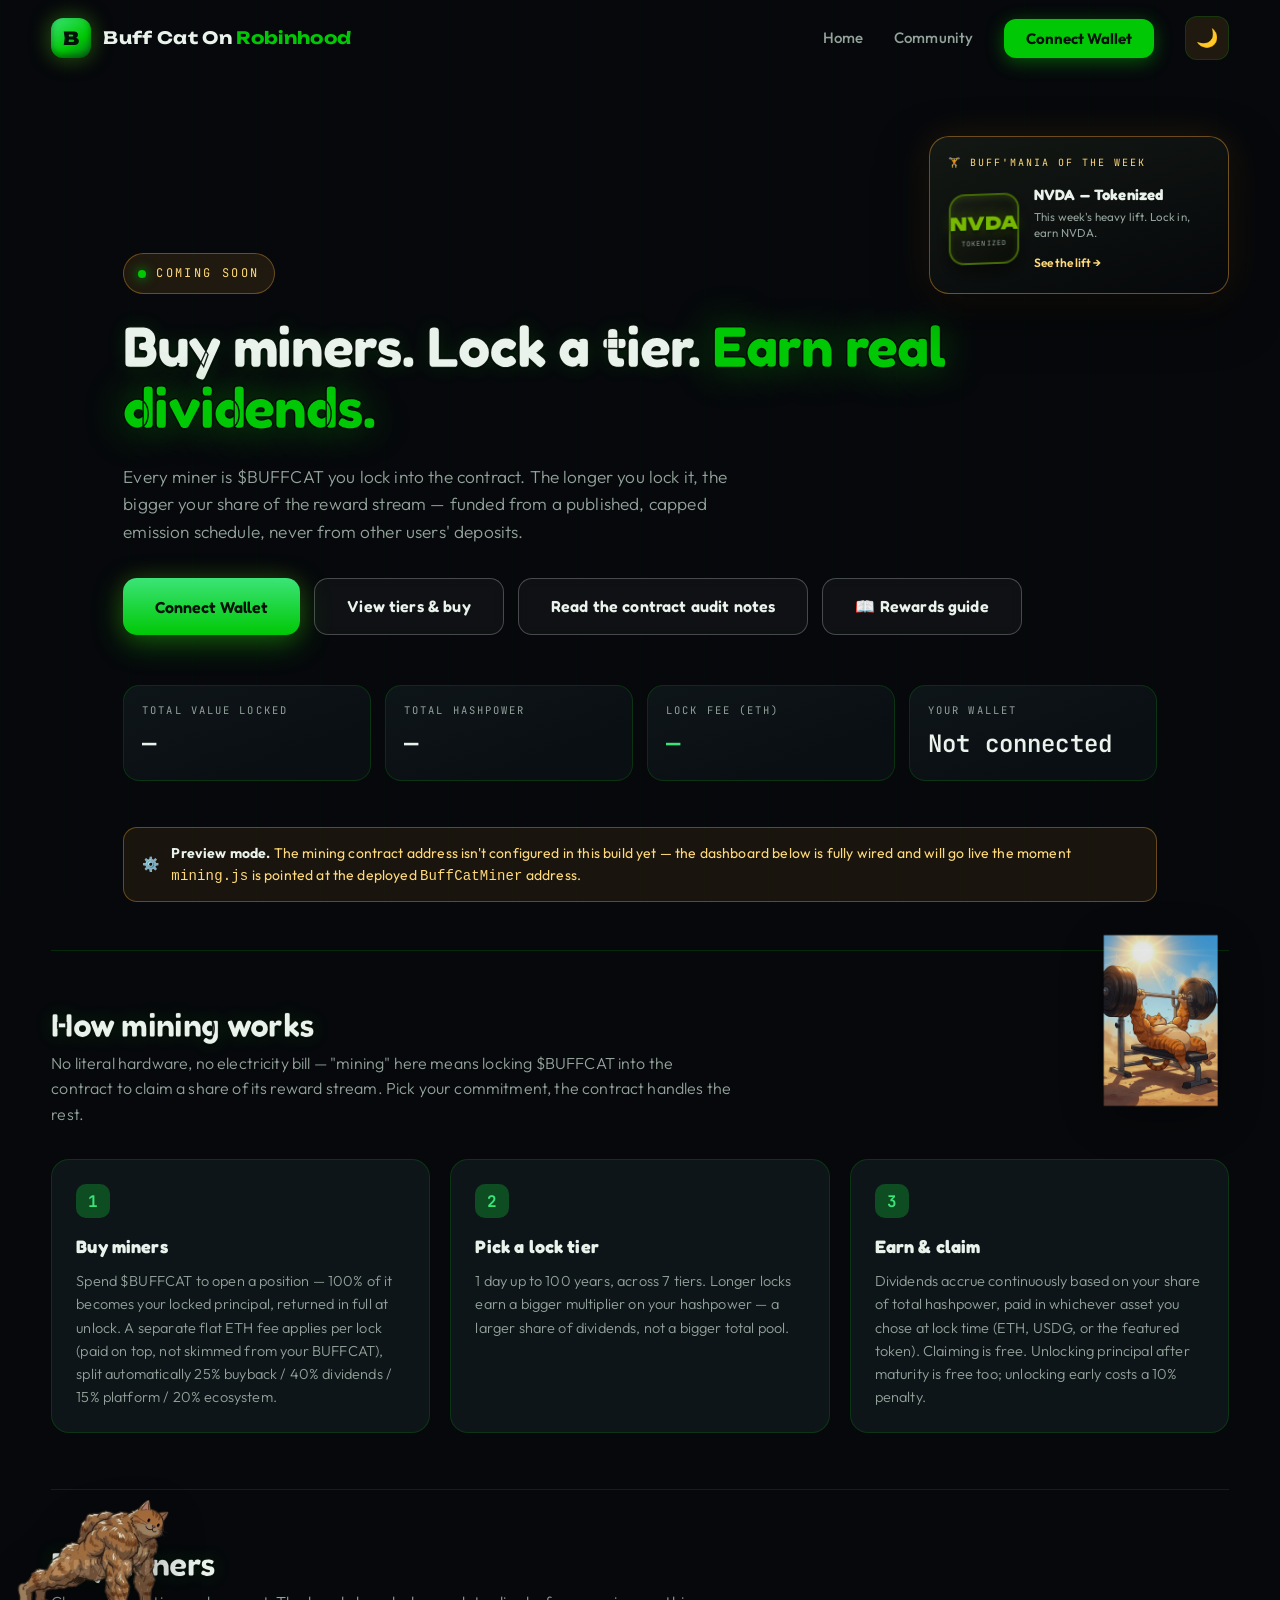
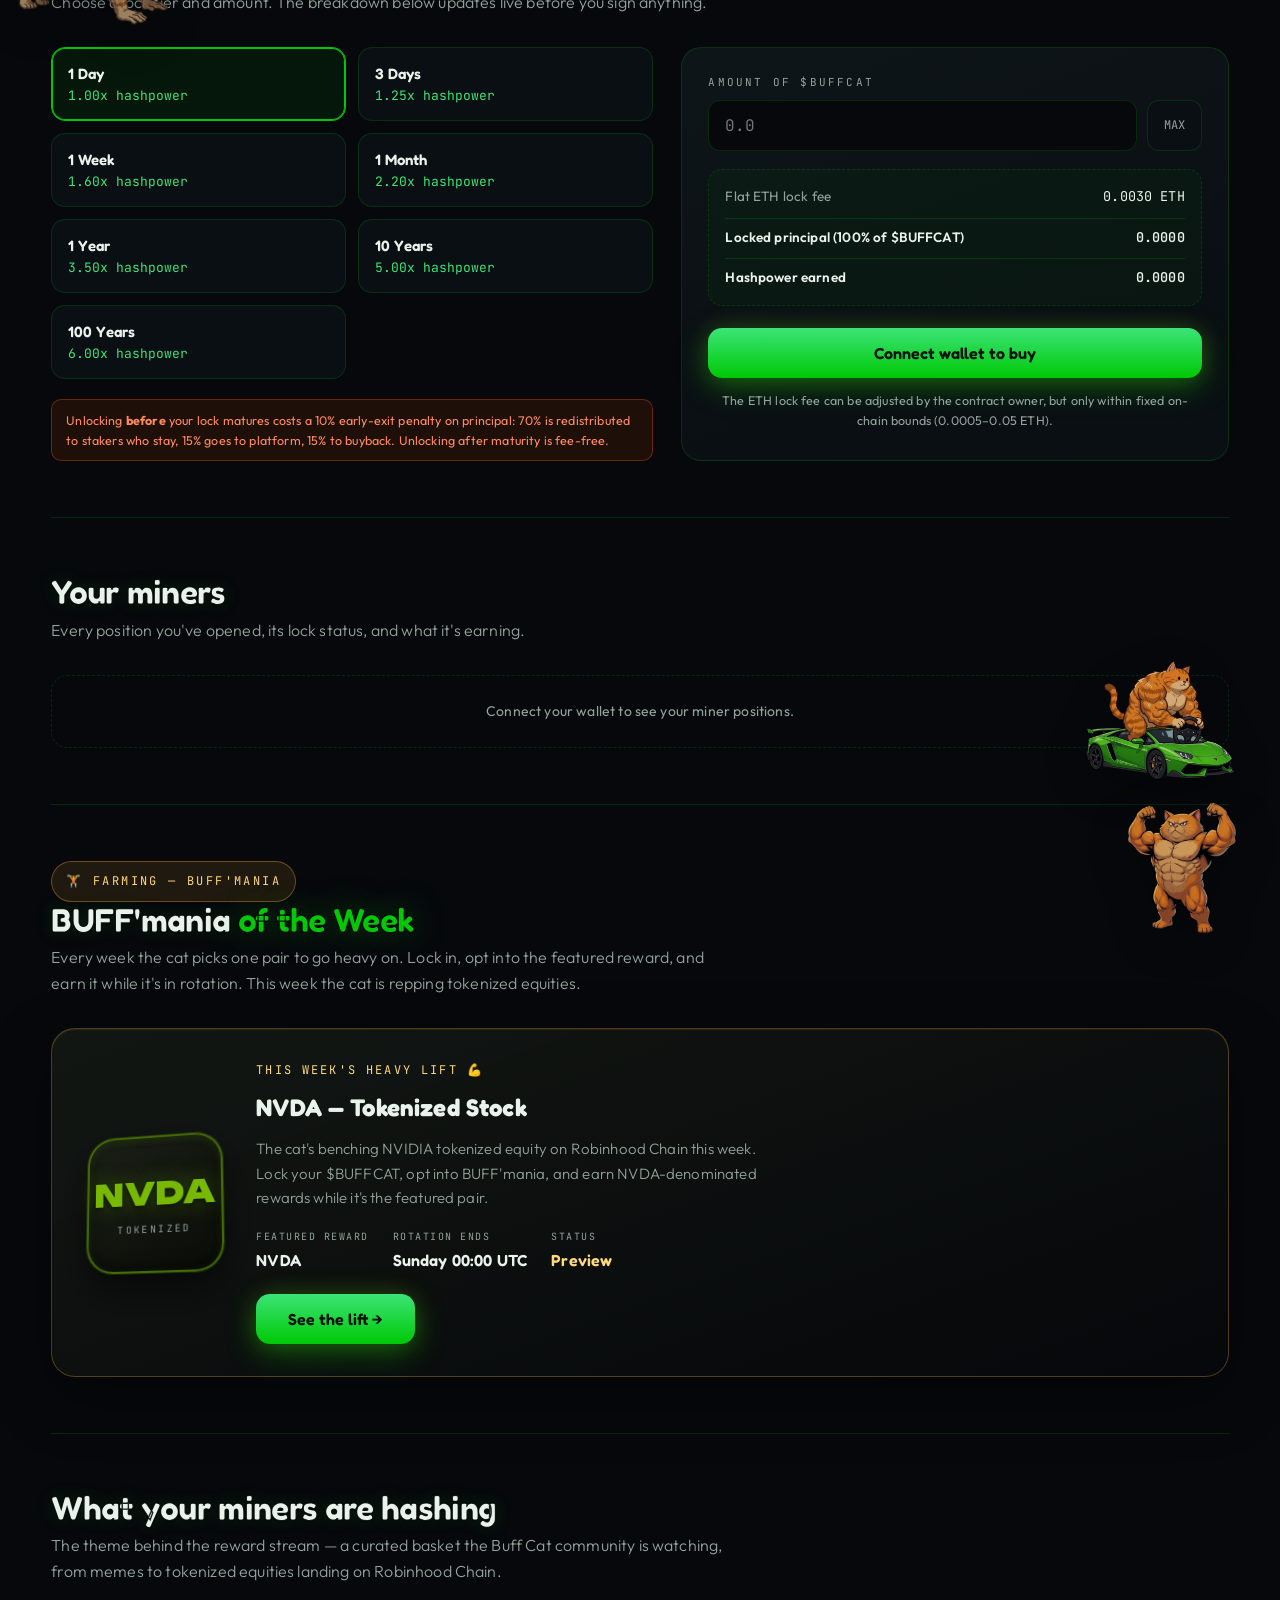
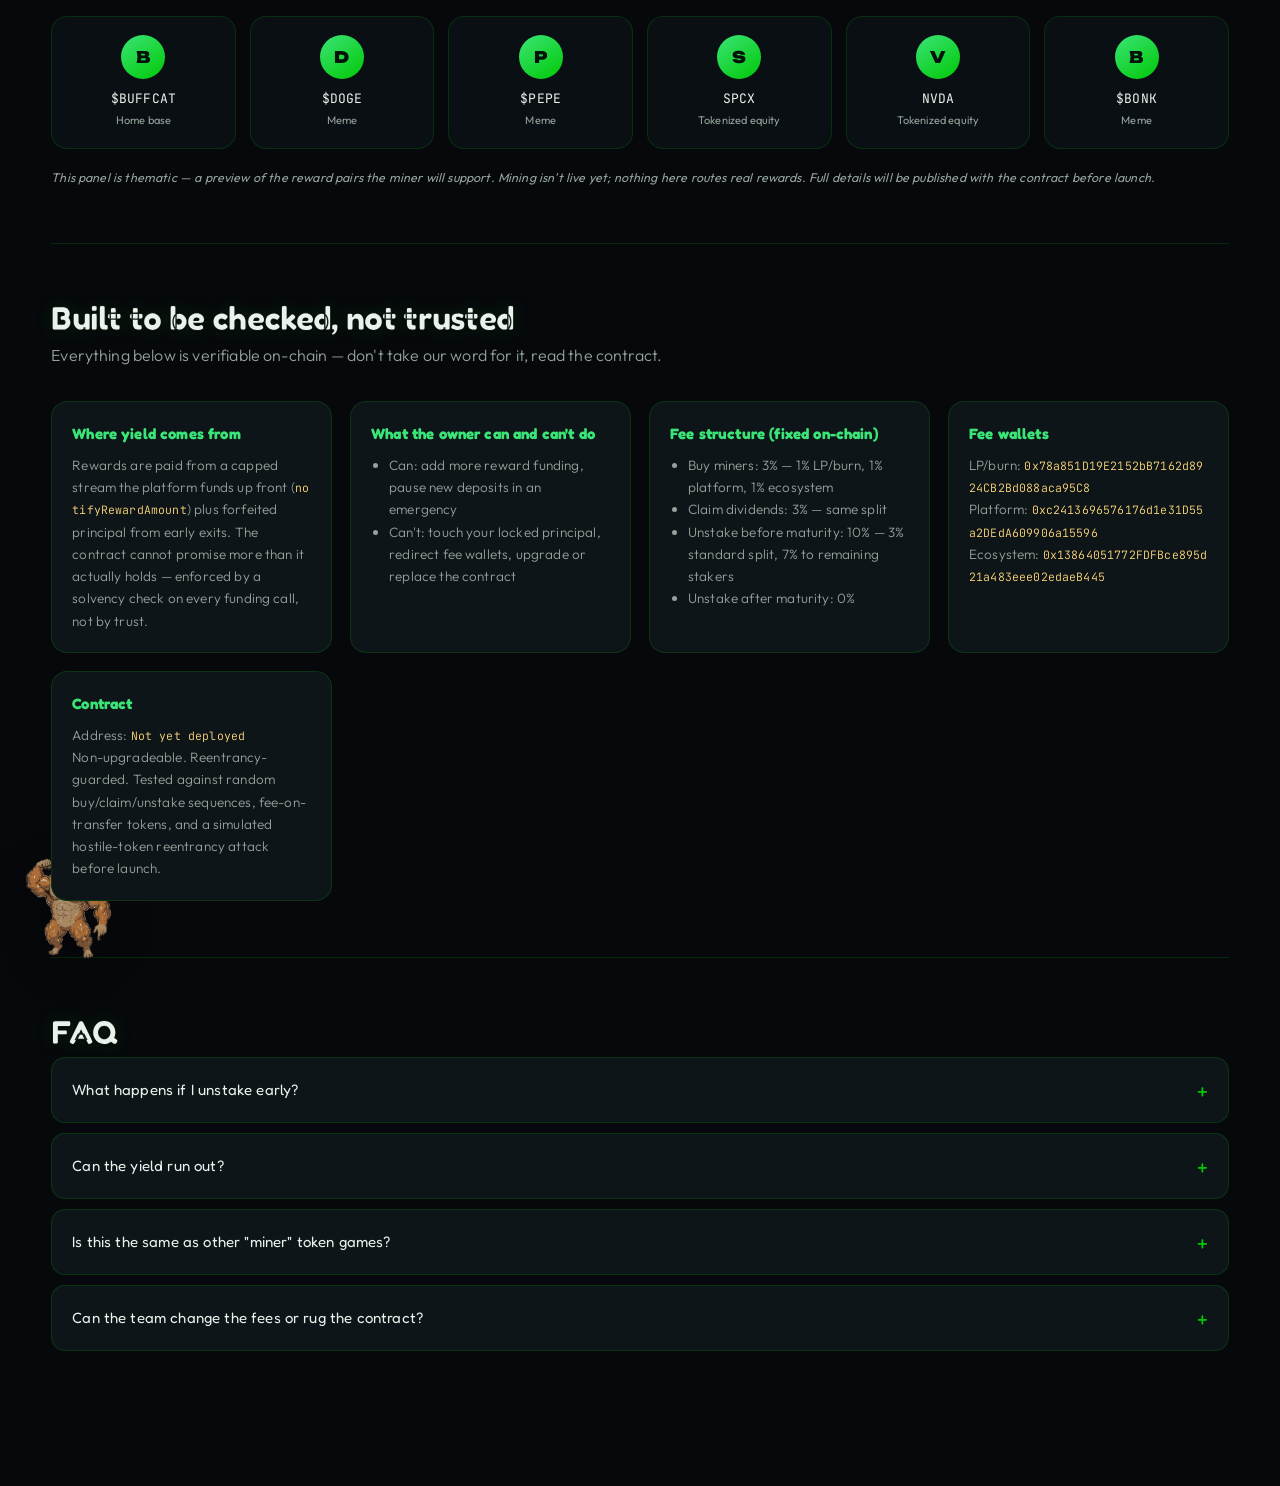
<file: mining.html>
<!DOCTYPE html>
<html lang="en">
<head>
  <meta charset="UTF-8" />
  <meta name="viewport" content="width=device-width, initial-scale=1.0" />
  <title>Buff Cat Mining — Lock $BUFFCAT, Earn Dividends</title>
  <meta name="description" content="Buy miners with $BUFFCAT, choose a lock tier, and earn a share of a transparent, capped reward stream on Robinhood Chain." />
  <link rel="icon" type="image/png" href="assets/buffcircle.png" />
  <script src="theme.js"></script>
  <link rel="stylesheet" href="buffcat-robinhood.css?v=20260715o" />
  <link rel="stylesheet" href="mining.css?v=20260715o" />
  <link rel="preconnect" href="https://fonts.googleapis.com" />
  <link rel="preconnect" href="https://fonts.gstatic.com" crossorigin />
  <link href="https://fonts.googleapis.com/css2?family=Unbounded:wght@500;700;900&family=Outfit:wght@300;400;500;600;700;800&family=JetBrains+Mono:wght@400;500;600&family=Fredoka:wght@400;500;600;700&display=swap" rel="stylesheet" />
</head>
<body>
  <div class="grid"></div>

  <nav id="nav">
    <a class="brand" href="index.html">
      <span class="brand-mark">B</span>
      <span class="brand-name">Buff Cat On <span>Robinhood</span></span>
    </a>
    <div class="nav-links" id="navLinks">
      <a href="index.html">Home</a>
      <a href="index.html#community">Community</a>
      <button class="nav-cta" data-connect-wallet id="connectWallet">Connect Wallet</button>
      <button class="theme-toggle" id="themeToggle" type="button" aria-label="Toggle theme">🌙</button>
    </div>
  </nav>

  <main class="mine-main">
    <div class="mine-wrap">

      <!-- Hero -->
      <section class="mine-hero">
        <div class="buffmania-hero-card">
          <div class="bmh-tag">🏋️ BUFF'mania of the week</div>
          <div class="bmh-body">
            <div class="bmh-badge"><span class="t">NVDA</span><span class="s">tokenized</span></div>
            <div class="bmh-info">
              <div class="bmh-title">NVDA — Tokenized</div>
              <div class="bmh-sub">This week's heavy lift. Lock in, earn NVDA.</div>
              <button class="bmh-btn" id="buffmaniaBtn">See the lift →</button>
            </div>
          </div>
        </div>
        <span class="mine-live-badge" style="border-color:rgba(255,172,58,.35);background:rgba(255,172,58,.1);color:var(--gold-hot)"><span class="live-dot"></span> Coming soon</span>
        <h1>Buy miners. Lock a tier. <span class="up">Earn real dividends.</span></h1>
        <p class="lede">Every miner is $BUFFCAT you lock into the contract. The longer you lock it, the bigger your share of the reward stream — funded from a published, capped emission schedule, never from other users' deposits.</p>

        <div class="mine-hero-actions">
          <button class="btn btn-green" data-connect-wallet id="connectWalletHero">Connect Wallet</button>
          <a class="btn btn-ghost" href="#buy">View tiers &amp; buy</a>
          <a class="btn btn-ghost" href="#trust">Read the contract audit notes</a>
          <a class="btn btn-ghost" href="https://github.com/a1exander81/bufftoken-on-robinhood/blob/main/MINING_GUIDE.md" target="_blank" rel="noopener">📖 Rewards guide</a>
        </div>

        <div class="mine-stat-strip">
          <div class="mine-stat"><div class="label">Total Value Locked</div><div class="value" id="statTVL">—</div></div>
          <div class="mine-stat"><div class="label">Total Hashpower</div><div class="value" id="statHashpower">—</div></div>
          <div class="mine-stat"><div class="label">Lock Fee (ETH)</div><div class="value green" id="statLockFee">—</div></div>
          <div class="mine-stat"><div class="label">Your Wallet</div><div class="value" id="statWallet">Not connected</div></div>
        </div>

        <div class="mine-banner" id="notDeployedBanner">
          <span>⚙️</span>
          <span><strong>Preview mode.</strong> The mining contract address isn't configured in this build yet — the dashboard below is fully wired and will go live the moment <code>mining.js</code> is pointed at the deployed <code>BuffCatMiner</code> address.</span>
        </div>
      </section>

      <!-- How it works -->
      <section class="mine-section">
        <h2>How mining works</h2>
        <img class="buff-cat-float bcf-bench" src="assets/buff-bench.png" alt="" aria-hidden="true" />
        <p class="section-sub">No literal hardware, no electricity bill — "mining" here means locking $BUFFCAT into the contract to claim a share of its reward stream. Pick your commitment, the contract handles the rest.</p>
        <div class="mine-steps">
          <div class="mine-step">
            <div class="num">1</div>
            <h3>Buy miners</h3>
            <p>Spend $BUFFCAT to open a position — 100% of it becomes your locked principal, returned in full at unlock. A separate flat ETH fee applies per lock (paid on top, not skimmed from your BUFFCAT), split automatically 25% buyback / 40% dividends / 15% platform / 20% ecosystem.</p>
          </div>
          <div class="mine-step">
            <div class="num">2</div>
            <h3>Pick a lock tier</h3>
            <p>1 day up to 100 years, across 7 tiers. Longer locks earn a bigger multiplier on your hashpower — a larger share of dividends, not a bigger total pool.</p>
          </div>
          <div class="mine-step">
            <div class="num">3</div>
            <h3>Earn &amp; claim</h3>
            <p>Dividends accrue continuously based on your share of total hashpower, paid in whichever asset you chose at lock time (ETH, USDG, or the featured token). Claiming is free. Unlocking principal after maturity is free too; unlocking early costs a 10% penalty.</p>
          </div>
        </div>
      </section>

      <!-- Buy panel -->
      <section class="mine-section" id="buy">
        <img class="buff-cat-float bcf-pushup" src="assets/buff-pushup.png" alt="" aria-hidden="true" />
        <h2>Buy miners</h2>
        <p class="section-sub">Choose a lock tier and amount. The breakdown below updates live before you sign anything.</p>

        <div class="mine-buy-grid">
          <div>
            <div class="mine-tiers" id="tierPicker">
              <button class="mine-tier active" data-tier="0">
                <div class="tier-label">1 Day</div>
                <div class="tier-mult">1.00x hashpower</div>
              </button>
              <button class="mine-tier" data-tier="1">
                <div class="tier-label">3 Days</div>
                <div class="tier-mult">1.25x hashpower</div>
              </button>
              <button class="mine-tier" data-tier="2">
                <div class="tier-label">1 Week</div>
                <div class="tier-mult">1.60x hashpower</div>
              </button>
              <button class="mine-tier" data-tier="3">
                <div class="tier-label">1 Month</div>
                <div class="tier-mult">2.20x hashpower</div>
              </button>
              <button class="mine-tier" data-tier="4">
                <div class="tier-label">1 Year</div>
                <div class="tier-mult">3.50x hashpower</div>
              </button>
              <button class="mine-tier" data-tier="5">
                <div class="tier-label">10 Years</div>
                <div class="tier-mult">5.00x hashpower</div>
              </button>
              <button class="mine-tier" data-tier="6">
                <div class="tier-label">100 Years</div>
                <div class="tier-mult">6.00x hashpower</div>
              </button>
            </div>
            <div class="mine-early-warning show" id="earlyWarning">
              Unlocking <strong>before</strong> your lock matures costs a 10% early-exit penalty on principal: 70% is redistributed to stakers who stay, 15% goes to platform, 15% to buyback. Unlocking after maturity is fee-free.
            </div>
          </div>

          <div class="mine-form-card">
            <label for="buyAmount">Amount of $BUFFCAT</label>
            <div class="mine-input-row">
              <input id="buyAmount" type="number" min="0" step="any" placeholder="0.0" />
              <button id="maxBtn" type="button">MAX</button>
            </div>

            <div class="mine-breakdown">
              <div class="row"><span>Flat ETH lock fee</span><span id="bdFee">0.00</span></div>
              <div class="row total"><span>Locked principal (100% of $BUFFCAT)</span><span id="bdPrincipal">0.00</span></div>
              <div class="row total"><span>Hashpower earned</span><span id="bdHashpower">0.00</span></div>
            </div>

            <button class="btn btn-green" id="buyBtn">Connect wallet to buy</button>
            <p class="mine-form-note">The ETH lock fee can be adjusted by the contract owner, but only within fixed on-chain bounds (0.0005–0.05 ETH).</p>
          </div>
        </div>
      </section>

      <!-- Your miners -->
      <section class="mine-section">
        <h2>Your miners</h2>
        <img class="buff-cat-float bcf-lambo" src="assets/buff-lambo.png" alt="" aria-hidden="true" />
        <p class="section-sub">Every position you've opened, its lock status, and what it's earning.</p>

        <div class="mine-positions" id="positionsList">
          <div class="mine-empty">Connect your wallet to see your miner positions.</div>
        </div>
      </section>

      <!-- ============ FARMING / BUFF'MANIA ============ -->
      <section class="mine-section" id="farming">
        <img class="buff-cat-float bcf-flex" src="assets/buff-flex.png" alt="" aria-hidden="true" />
        <span class="mine-live-badge" style="border-color:rgba(255,172,58,.35);background:rgba(255,172,58,.1);color:var(--gold-hot)">🏋️ Farming — BUFF'mania</span>
        <h2>BUFF'mania <span class="up">of the Week</span></h2>
        <p class="section-sub">Every week the cat picks one pair to go heavy on. Lock in, opt into the featured reward, and earn it while it's in rotation. This week the cat is repping tokenized equities.</p>
        <div class="buffmania-card" id="buffmaniaCard">
          <div class="bm-badge-wrap">
            <div class="bm-badge" aria-label="NVDA tokenized stock">
              <span class="bm-badge-ticker">NVDA</span>
              <span class="bm-badge-sub">tokenized</span>
            </div>
          </div>
          <div class="bm-copy">
            <div class="bm-kicker">This week's heavy lift 💪</div>
            <h3 class="bm-title">NVDA — Tokenized Stock</h3>
            <p class="bm-desc">The cat's benching NVIDIA tokenized equity on Robinhood Chain this week. Lock your $BUFFCAT, opt into BUFF'mania, and earn NVDA-denominated rewards while it's the featured pair.</p>
            <div class="bm-meta">
              <div class="bm-meta-item"><span class="bm-ml">Featured reward</span><span class="bm-mv">NVDA</span></div>
              <div class="bm-meta-item"><span class="bm-ml">Rotation ends</span><span class="bm-mv">Sunday 00:00 UTC</span></div>
              <div class="bm-meta-item"><span class="bm-ml">Status</span><span class="bm-mv" style="color:var(--gold-hot)">Preview</span></div>
            </div>
            <button class="btn btn-green" id="buffmaniaBtn" type="button">See the lift →</button>
          </div>
        </div>
      </section>

      <!-- Pairs showcase -->
      <section class="mine-section">
        <h2>What your miners are hashing</h2>
        <p class="section-sub">The theme behind the reward stream — a curated basket the Buff Cat community is watching, from memes to tokenized equities landing on Robinhood Chain.</p>
        <div class="mine-pairs">
          <div class="mine-pair"><div class="pair-icon">B</div><div class="pair-name">$BUFFCAT</div><div class="pair-tag">Home base</div></div>
          <div class="mine-pair"><div class="pair-icon">D</div><div class="pair-name">$DOGE</div><div class="pair-tag">Meme</div></div>
          <div class="mine-pair"><div class="pair-icon">P</div><div class="pair-name">$PEPE</div><div class="pair-tag">Meme</div></div>
          <div class="mine-pair"><div class="pair-icon">S</div><div class="pair-name">SPCX</div><div class="pair-tag">Tokenized equity</div></div>
          <div class="mine-pair"><div class="pair-icon">V</div><div class="pair-name">NVDA</div><div class="pair-tag">Tokenized equity</div></div>
          <div class="mine-pair"><div class="pair-icon">B</div><div class="pair-name">$BONK</div><div class="pair-tag">Meme</div></div>
        </div>
        <p class="mine-pairs-note">This panel is thematic — a preview of the reward pairs the miner will support. Mining isn't live yet; nothing here routes real rewards. Full details will be published with the contract before launch.</p>
      </section>

      <!-- Trust / transparency -->
      <section class="mine-section" id="trust">
        <img class="buff-cat-float bcf-flex2" src="assets/buff-flex2.png" alt="" aria-hidden="true" />
        <h2>Built to be checked, not trusted</h2>
        <p class="section-sub">Everything below is verifiable on-chain — don't take our word for it, read the contract.</p>
        <div class="mine-trust-grid">
          <div class="mine-trust-card">
            <h4>Where yield comes from</h4>
            <p>Rewards are paid from a capped stream the platform funds up front (<code>notifyRewardAmount</code>) plus forfeited principal from early exits. The contract cannot promise more than it actually holds — enforced by a solvency check on every funding call, not by trust.</p>
          </div>
          <div class="mine-trust-card">
            <h4>What the owner can and can't do</h4>
            <ul>
              <li>Can: add more reward funding, pause new deposits in an emergency</li>
              <li>Can't: touch your locked principal, redirect fee wallets, upgrade or replace the contract</li>
            </ul>
          </div>
          <div class="mine-trust-card">
            <h4>Fee structure (fixed on-chain)</h4>
            <ul>
              <li>Buy miners: 3% — 1% LP/burn, 1% platform, 1% ecosystem</li>
              <li>Claim dividends: 3% — same split</li>
              <li>Unstake before maturity: 10% — 3% standard split, 7% to remaining stakers</li>
              <li>Unstake after maturity: 0%</li>
            </ul>
          </div>
          <div class="mine-trust-card">
            <h4>Fee wallets</h4>
            <p>LP/burn: <code id="lpWalletAddr">0x78a851D19E2152bB7162d8924CB2Bd088aca95C8</code></p>
            <p>Platform: <code id="ownerWalletAddr">0xc2413696576176d1e31D55a2DEdA609906a15596</code></p>
            <p>Ecosystem: <code id="ecoWalletAddr">0x13864051772FDFBce895d21a483eee02edaeB445</code></p>
          </div>
          <div class="mine-trust-card">
            <h4>Contract</h4>
            <p>Address: <code id="contractAddr">Not yet deployed</code></p>
            <p>Non-upgradeable. Reentrancy-guarded. Tested against random buy/claim/unstake sequences, fee-on-transfer tokens, and a simulated hostile-token reentrancy attack before launch.</p>
          </div>
        </div>
      </section>

      <!-- FAQ -->
      <section class="mine-section">
        <h2>FAQ</h2>
        <div class="mine-faq">
          <details class="mine-faq-item">
            <summary>What happens if I unstake early?</summary>
            <div class="faq-body">You forfeit 10% of your principal instead of 0%. 3% of that follows the normal fee split; the other 7% stays in the contract and immediately boosts the reward stream for everyone who kept their lock.</div>
          </details>
          <details class="mine-faq-item">
            <summary>Can the yield run out?</summary>
            <div class="faq-body">The reward rate is bounded by what's actually funded on-chain — when a funding period ends, rewards stop accruing until the platform opens a new one. The dashboard's Reward Rate / Day figure always reflects the live, on-chain rate, not a promise.</div>
          </details>
          <details class="mine-faq-item">
            <summary>Is this the same as other "miner" token games?</summary>
            <div class="faq-body">No — those typically pay existing holders directly from new buyers' deposits, which only works as long as new deposits keep growing. This contract pays from a bounded, published emission schedule instead, so payouts are never contingent on new buyers showing up.</div>
          </details>
          <details class="mine-faq-item">
            <summary>Can the team change the fees or rug the contract?</summary>
            <div class="faq-body">Fee percentages and fee wallets are immutable constants in the contract — they cannot be changed post-deployment. The owner can add reward funding and pause new deposits, but has no function to withdraw user principal or the reward pool.</div>
          </details>
        </div>
      </section>

    </div>
  </main>

  <script src="vendor/ethers-5.7.2.umd.min.js"></script>
  <script src="mining.js?v=2"></script>
  <script>
    (function(){
      var b=document.getElementById('buffmaniaBtn'),m=document.getElementById('buffmaniaModal'),c=document.getElementById('buffmaniaClose');
      function open(){if(m){m.classList.add('open');document.body.style.overflow='hidden';}}
      function shut(){if(m){m.classList.remove('open');document.body.style.overflow='';}}
      if(b)b.addEventListener('click',open); if(c)c.addEventListener('click',shut);
      if(m)m.addEventListener('click',function(e){if(e.target===m)shut();});
      window.addEventListener('keydown',function(e){if(e.key==='Escape')shut();});
    })();
  </script>
  <script src="cat-drag.js?v=2"></script>
</body>
</html>
</file>
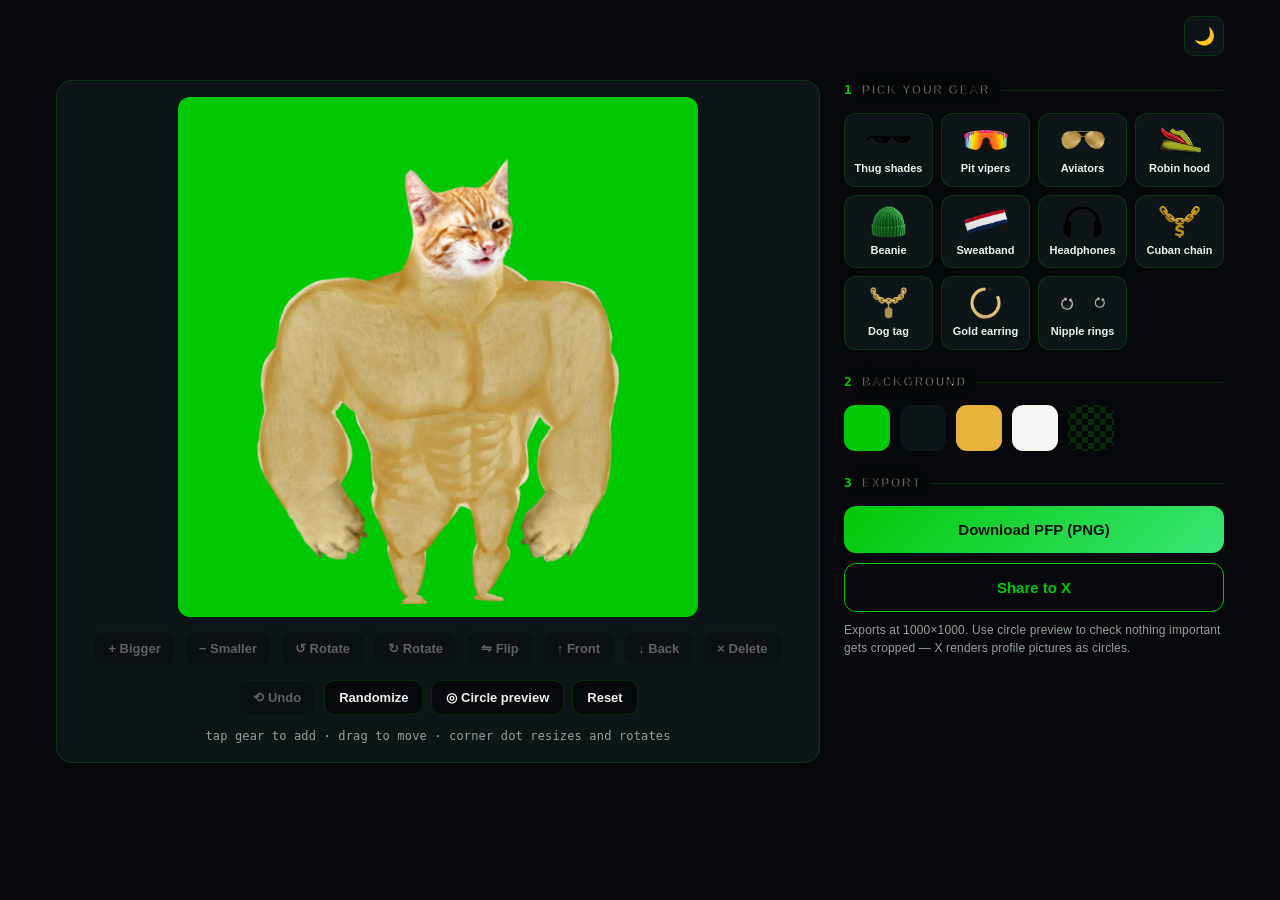
<file: web/pfp/pfp.html>
<!DOCTYPE html>
<html lang="en" data-theme="dark">
<head>
<meta charset="utf-8">
<meta name="viewport" content="width=device-width,initial-scale=1">
<title>BUFFCAT — PFP Maker</title>
<meta name="description" content="Gear up the buff cat and make your profile picture.">
<meta property="og:title" content="BUFFCAT — PFP Maker">
<meta property="og:description" content="Gear up the buff cat and make your profile picture.">
<meta property="og:image" content="/assets/buffcat-body.png">
<link rel="stylesheet" href="/web/shared/buffcat-robinhood.css">
<link rel="stylesheet" href="/web/pfp/pfp.css">
<script src="/web/shared/theme.js"></script>
</head>
<body>

<div class="pfp-topbar">
  <button id="themeToggle" type="button" title="Theme">🌙</button>
</div>

<main class="pfp-wrap">
  <section class="pfp-stagebox" aria-label="PFP canvas">
    <div id="pfpStageWrap"><div id="pfpStage"></div></div>

    <div class="pfp-tools">
      <button class="pfp-btn" id="pfpBigger"  type="button" disabled>+ Bigger</button>
      <button class="pfp-btn" id="pfpSmaller" type="button" disabled>&minus; Smaller</button>
      <button class="pfp-btn" id="pfpRotL"    type="button" disabled>&#8634; Rotate</button>
      <button class="pfp-btn" id="pfpRotR"    type="button" disabled>&#8635; Rotate</button>
      <button class="pfp-btn" id="pfpFlip"    type="button" disabled>&#8651; Flip</button>
      <button class="pfp-btn" id="pfpFwd"     type="button" disabled>&uarr; Front</button>
      <button class="pfp-btn" id="pfpBack"    type="button" disabled>&darr; Back</button>
      <button class="pfp-btn danger" id="pfpDel" type="button" disabled>&times; Delete</button>
    </div>

    <div class="pfp-tools">
      <button class="pfp-btn" id="pfpUndo"   type="button" disabled>&#10226; Undo</button>
      <button class="pfp-btn" id="pfpRand"   type="button">Randomize</button>
      <button class="pfp-btn" id="pfpCircle" type="button">&#9678; Circle preview</button>
      <button class="pfp-btn danger" id="pfpReset" type="button">Reset</button>
    </div>

    <p class="pfp-hint">tap gear to add &middot; drag to move &middot; corner dot resizes and rotates</p>
  </section>

  <div class="pfp-side">
    <section>
      <div class="pfp-sec-h">
        <span class="pfp-num">1</span>
        <h2 class="pfp-sec-t">Pick your gear</h2>
        <span class="pfp-rule"></span>
      </div>
      <div class="pfp-grid" id="pfpGear"></div>
    </section>

    <section>
      <div class="pfp-sec-h">
        <span class="pfp-num">2</span>
        <h2 class="pfp-sec-t">Background</h2>
        <span class="pfp-rule"></span>
      </div>
      <div class="pfp-swatches" id="pfpBgs"></div>
    </section>

    <section>
      <div class="pfp-sec-h">
        <span class="pfp-num">3</span>
        <h2 class="pfp-sec-t">Export</h2>
        <span class="pfp-rule"></span>
      </div>
      <button class="pfp-cta primary"   id="pfpDownload" type="button">Download PFP (PNG)</button>
      <button class="pfp-cta secondary" id="pfpShare"    type="button">Share to X</button>
      <p class="pfp-note">Exports at 1000&times;1000. Use circle preview to check nothing important gets cropped — X renders profile pictures as circles.</p>
    </section>
  </div>
</main>

<div class="pfp-toast" id="pfpToast" role="status" aria-live="polite"></div>

<script src="/vendor/konva-9.3.6.min.js"></script>
<script src="/web/pfp/pfp.js"></script>
</body>
</html>
</file>
<file: buffcat-robinhood.css>
:root{
    --bg:#06080B;
    --bg-2:#0A0F13;
    --panel:#0E1519;
    --line:rgba(0,200,5,.18);
    --green:#00C805;
    --green-soft:#3BE477;
    --green-dim:#0E4D22;
    --gold:#E8B33C;
    --gold-hot:#FFD97A;
    --shiba-glow:rgba(255,172,58,.18);
    --shiba-glow-strong:rgba(255,140,40,.22);
    --text:#EAF2EC;
    --dim:#93A29A;
    --ink:#04120A;
    --red:#FF5000;
  }
  *{margin:0;padding:0;box-sizing:border-box}
  html{scroll-behavior:smooth}
  html,body{overflow-x:hidden}
  body{
    background:var(--bg);
    color:var(--text);
    font-family:'Outfit',sans-serif;
    line-height:1.6;
    letter-spacing:0.01em;
    -webkit-font-smoothing:antialiased;
  }
  ::selection{background:var(--green);color:var(--ink)}

  /* ---------- WebGL canvas ---------- */
  #webgl{position:fixed;inset:0;width:100vw;height:100vh;height:100svh;z-index:0;pointer-events:none}

  /* ---------- Parallax chart-ridge layers ---------- */
  .ridge{position:fixed;left:0;right:0;bottom:0;z-index:1;pointer-events:none;will-change:transform}
  .ridge svg{display:block;width:100%;height:auto;min-width:900px}
  .r-back{opacity:.4}.r-mid{opacity:.65}.r-front{opacity:.95}

  .vignette{
    position:fixed;inset:0;z-index:2;pointer-events:none;
    background:radial-gradient(ellipse at 50% 38%, transparent 52%, rgba(4,10,7,.62) 100%);
  }

  /* ---------- Floating meme vectors ---------- */
  .float-field{position:fixed;inset:0;z-index:1;pointer-events:none;overflow:hidden}
  .floater{position:absolute;opacity:.13;will-change:transform;filter:drop-shadow(0 0 14px rgba(0,200,5,.25))}
  .f1{top:16%;left:6%;width:44px;animation:floatBob 7s ease-in-out infinite}
  .f2{top:64%;left:12%;width:52px;animation:floatBob 9s ease-in-out 1.2s infinite;opacity:.11}
  .f3{top:30%;right:8%;width:96px;animation:floatSway 11s ease-in-out .6s infinite}
  .f4{top:72%;right:14%;width:40px;animation:floatBob 8s ease-in-out 2s infinite;opacity:.15}
  .f5{top:48%;left:3%;width:46px;animation:floatSpin 16s linear infinite;opacity:.12}
  .f6{top:8%;right:22%;width:34px;animation:floatBob 6.5s ease-in-out .9s infinite;opacity:.1}
  .f7{top:84%;left:40%;width:52px;animation:floatBob 10s ease-in-out 1.6s infinite;opacity:.1}
  .f8{top:12%;left:34%;width:38px;animation:floatSway 8.5s ease-in-out 2.4s infinite;opacity:.1}
  .f9{top:56%;right:34%;width:26px;animation:floatSpin 12s linear reverse infinite;opacity:.16}
  @keyframes floatBob{0%,100%{transform:translateY(0) rotate(-4deg)}50%{transform:translateY(-26px) rotate(5deg)}}
  @keyframes floatSway{0%,100%{transform:translateX(0) rotate(3deg)}50%{transform:translateX(22px) rotate(-6deg)}}
  @keyframes floatSpin{from{transform:rotate(0)}to{transform:rotate(360deg)}}
  @media(max-width:760px){
    .f3,.f7,.f8{display:none}
    .floater{opacity:.09}
  }

  /* ---------- Hero balance flex ---------- */
  .hero-balance{
    margin-top:22px;padding:16px 24px;border-radius:16px;
    border:1px solid var(--line);
    background:rgba(10,15,19,.72);backdrop-filter:blur(10px);
    box-shadow:0 0 34px rgba(0,200,5,.12);
    animation:balancePop .5s ease-out;
  }
  .hero-balance-line{
    font-family:'JetBrains Mono',monospace;font-size:clamp(12px,1.3vw,15px);
    letter-spacing:.14em;color:var(--text);
  }
  .hero-balance-line span{color:var(--green);font-weight:600;text-shadow:0 0 18px rgba(0,200,5,.45)}
  .hero-balance-quip{
    margin-top:8px;font-size:clamp(13px,1.25vw,16px);color:var(--gold-hot);font-style:italic;
  }
  @keyframes balancePop{from{opacity:0;transform:translateY(14px) scale(.97)}to{opacity:1;transform:none}}
  .hero-balance:not([hidden]) ~ .scroll-hint{opacity:0;transition:opacity .3s}
  /* faint chart grid over everything */
  .grid{
    position:fixed;inset:0;z-index:1;pointer-events:none;opacity:.35;
    background-image:
      linear-gradient(rgba(0, 200, 7, 0) 1px, transparent 1px),
      linear-gradient(90deg, rgba(0,200,5,.05) 1px, transparent 1px);
    background-size:64px 64px;
  }

  /* ---------- Nav ---------- */
  nav{
    position:fixed;top:0;left:0;right:0;z-index:50;
    display:flex;align-items:center;justify-content:space-between;
    padding:16px clamp(18px,4vw,56px);
    transition:background .4s, backdrop-filter .4s, border-color .4s;
    border-bottom:1px solid transparent;
  }
  nav.scrolled{background:rgba(6,8,11,.85);backdrop-filter:blur(14px);border-color:var(--line)}
  .brand{display:flex;align-items:center;gap:12px;text-decoration:none}
  .brand-mark{
    width:40px;height:40px;border-radius:12px;
    background:linear-gradient(145deg,var(--green-soft),var(--green) 60%,#067A1E);
    display:grid;place-items:center;
    box-shadow:0 0 24px rgba(255,172,58,.15),0 0 22px rgba(0,200,5,.35), inset 0 -3px 6px rgba(0,0,0,.4);
    font-family:'Unbounded',sans-serif;font-weight:900;font-size:18px;color:var(--ink);
  }
  .brand-name{font-family:'Unbounded',sans-serif;font-weight:700;font-size:clamp(14px,1.6vw,17px);letter-spacing:.02em;color:var(--text)}
  .brand-name span{color:var(--green)}
  .nav-links{display:flex;gap:clamp(12px,2.4vw,32px);align-items:center}
  .nav-links a{color:var(--dim);text-decoration:none;font-weight:500;font-size:15px;transition:color .25s}
  .nav-links a:hover{color:var(--green)}
  .nav-cta{
    background:var(--green);color:var(--ink)!important;
    padding:10px 22px;border-radius:12px;font-weight:700;border:none;cursor:pointer;
    font-family:'Outfit',sans-serif;font-size:15px;
    box-shadow:0 4px 18px rgba(0,200,5,.4);
    transition:transform .25s, box-shadow .25s;
  }
  .nav-cta:hover{transform:translateY(-2px);box-shadow:0 8px 26px rgba(0,200,5,.55)}
  .nav-toggle{display:none;align-items:center;justify-content:center;flex-direction:column;gap:5px;
    width:44px;height:44px;border:1px solid rgba(255,172,58,.24);border-radius:12px;background:rgba(255,172,58,.08);cursor:pointer;padding:0}
  .nav-toggle span{display:block;width:20px;height:2px;border-radius:999px;background:var(--text);transition:transform .25s, opacity .25s}
  .nav-toggle.open span:nth-child(1){transform:translateY(7px) rotate(45deg)}
  .nav-toggle.open span:nth-child(2){opacity:0}
  .nav-toggle.open span:nth-child(3){transform:translateY(-7px) rotate(-45deg)}

  @media(max-width:760px){
    nav{padding:12px 16px}
    .nav-toggle{display:flex}
    .nav-links{display:none;position:absolute;top:calc(100% + 10px);left:16px;right:16px;flex-direction:column;align-items:stretch;padding:14px;border:1px solid var(--line);border-radius:18px;background:rgba(6,8,11,.96);backdrop-filter:blur(14px);box-shadow:0 24px 54px rgba(0,0,0,.34)}
    .nav-links.open{display:flex}
    .nav-links a,.nav-links .nav-cta{width:100%;padding:12px 14px;border-radius:12px}
    .nav-links a{display:block}
    .nav-links .nav-cta{margin-top:6px;text-align:center;justify-content:center}
    .brand-mark{width:36px;height:36px;font-size:16px}
    .brand-name{font-size:14px}
  }

  /* ---------- Layout ---------- */
  main{position:relative;z-index:10}
  section{position:relative;padding:clamp(84px,13vh,150px) clamp(18px,6vw,72px)}
  .wrap{max-width:1180px;margin:0 auto;position:relative}
  .eyebrow{
    display:inline-flex;align-items:center;gap:10px;
    font-family:'JetBrains Mono',monospace;font-size:12px;letter-spacing:.28em;
    text-transform:uppercase;color:var(--green);margin-bottom:22px;
  }
  .eyebrow::before{content:"";width:34px;height:1px;background:var(--green)}
  h1,h2{font-family:'Fredoka', 'Unbounded', sans-serif;font-weight:700;line-height:1.04;letter-spacing:-.02em;text-transform:none;
    -webkit-text-stroke:1.4px rgba(3,9,6,.9);text-shadow:0 2px 0 rgba(3,9,6,.45),0 0 18px rgba(0,200,5,.16)}
  h2{font-size:clamp(30px,4.6vw,58px);margin-bottom:24px}
  h2 .up{color:var(--green);text-shadow:0 0 34px rgba(0,200,5,.35)}
  h2 .gold{color:var(--gold);text-shadow:0 0 34px rgba(232,179,60,.3)}
  p.lede{font-size:clamp(16px,1.35vw,19px);color:var(--dim);max-width:58ch;font-weight:300}
  p.lede strong{color:var(--text);font-weight:600}

  /* ---------- Hero ---------- */
  #hero{position:relative;z-index:13;min-height:100vh;display:flex;flex-direction:column;align-items:center;justify-content:center;text-align:center;padding-top:120px;padding-bottom:110px;overflow:hidden}
  #hero::before{
    content:"";
    position:absolute;inset:0;
    background:
      radial-gradient(circle at 50% 15%, rgba(255,184,94,.28), transparent 30%),
      radial-gradient(circle at 18% 30%, rgba(255,128,48,.22), transparent 24%),
      linear-gradient(120deg, rgba(0,0,0,.18), rgba(0,0,0,.42));
    pointer-events:none;
    opacity:1;
  }
  .hero-image-wrap{
    position:absolute;inset:0;z-index:0;pointer-events:none;
    overflow:hidden;
  }
  .hero-image{
    width:100%;height:100%;object-fit:cover;object-position:center top;
    opacity:.34;filter:contrast(1.12) saturate(1.25) brightness(1.02) drop-shadow(0 0 24px rgba(255,172,58,.16));
    transform:scale(1.04);
    mix-blend-mode:screen;
  }
  #hero > *{position:relative;z-index:1}
  .hero-tag{
    display:inline-flex;align-items:center;gap:10px;
    font-family:'JetBrains Mono',monospace;font-size:clamp(10px,1.05vw,13px);
    letter-spacing:.32em;text-transform:uppercase;color:var(--green);margin-bottom:28px;
    border:1px solid rgba(255,172,58,.24);border-radius:999px;padding:10px 20px;
    background:rgba(255,172,58,.08);backdrop-filter:blur(6px);
    box-shadow:0 0 30px rgba(255,172,58,.08);
    -webkit-text-stroke:.35px rgba(3,9,6,.8);
  }
  .live-dot{width:8px;height:8px;border-radius:50%;background:var(--green);box-shadow:0 0 12px var(--green);animation:pulse 1.6s ease-in-out infinite}
  @keyframes pulse{0%,100%{transform:scale(1);opacity:1}50%{transform:scale(1.5);opacity:.5}}
  #hero h1{font-size:clamp(38px,8.2vw,116px);color:var(--text)}
  #hero h1 .line{display:block;overflow:hidden;padding:.18em .6em;margin:-.18em -.6em}
  #hero h1 .line-inner{display:inline-block}
  #hero h1 .up{color:var(--green);text-shadow:0 0 60px rgba(0,200,5,.45)}
  .hero-tagline{
    margin-top:18px;
    font-family:'Fredoka','Unbounded',sans-serif;font-weight:600;
    font-size:clamp(18px,2.6vw,32px);letter-spacing:.02em;color:var(--text);
  }
  .hero-tagline span{color:var(--gold);text-shadow:0 0 30px rgba(232,179,60,.35)}
  .hero-sub{margin-top:28px;font-size:clamp(16px,1.6vw,20px);color:var(--dim);max-width:54ch;font-weight:300}
  .hero-sub b{color:var(--green-soft);font-weight:600}
  .hero-ctas{display:flex;gap:14px;margin-top:38px;flex-wrap:wrap;justify-content:center}
  .btn{
    display:inline-flex;align-items:center;gap:10px;
    padding:15px 32px;border-radius:14px;text-decoration:none;cursor:pointer;
    font-family:'Fredoka', 'Outfit', sans-serif;font-weight:600;font-size:16px;border:none;
    transition:transform .25s, box-shadow .25s;
  }
  .btn-green{background:linear-gradient(180deg,var(--green-soft),var(--green));color:var(--ink);box-shadow:0 8px 30px rgba(0,200,5,.4),0 0 24px rgba(255,172,58,.14)}
  .btn-green:hover{transform:translateY(-3px);box-shadow:0 14px 40px rgba(0,200,5,.55),0 0 30px rgba(255,172,58,.18)}
  .btn-ghost{border:1px solid rgba(234,242,236,.25);color:var(--text);background:rgba(234,242,236,.04);backdrop-filter:blur(6px)}
  .btn-ghost:hover{border-color:var(--green);color:var(--green);transform:translateY(-3px)}

  /* Contract bar */
  .ca-bar{
    margin-top:34px;display:flex;align-items:center;gap:12px;flex-wrap:wrap;justify-content:center;
    border:1px dashed rgba(0,200,5,.4);border-radius:14px;
    padding:13px 18px;background:rgba(10,15,19,.75);backdrop-filter:blur(8px);
    max-width:min(92vw,760px);
  }
  .ca-bar .ca-label{
    font-family:'JetBrains Mono',monospace;font-size:11px;letter-spacing:.2em;
    color:var(--green);text-transform:uppercase;
  }
  .ca-bar code{font-family:'JetBrains Mono',monospace;font-size:clamp(10.5px,1.4vw,14px);color:var(--gold-hot);word-break:break-all}
  .copy-btn{
    background:var(--green);border:none;color:var(--ink);font-weight:700;
    font-family:'Outfit',sans-serif;font-size:13px;padding:8px 16px;border-radius:10px;
    cursor:pointer;transition:transform .2s;
  }
  .copy-btn:hover{transform:scale(1.06)}
  .scroll-hint{
    position:absolute;bottom:30px;left:50%;transform:translateX(-50%);
    font-family:'JetBrains Mono',monospace;font-size:11px;letter-spacing:.3em;
    text-transform:uppercase;color:var(--dim);opacity:.7;
  }
  .scroll-hint::after{
    content:"";display:block;width:1px;height:36px;margin:10px auto 0;
    background:linear-gradient(var(--green),transparent);
    animation:drop 1.8s ease-in-out infinite;
  }
  @keyframes drop{0%{transform:scaleY(0);transform-origin:top}55%{transform:scaleY(1);transform-origin:top}56%{transform-origin:bottom}100%{transform:scaleY(0);transform-origin:bottom}}

  /* ---------- Infinite marquee ---------- */
  .marquee{
    position:relative;z-index:12;overflow:hidden;white-space:nowrap;padding:14px 0;
    background:linear-gradient(90deg, rgba(255,172,58,.16), var(--green));transform:rotate(-1.2deg) scale(1.02);
    border-top:3px solid var(--ink);border-bottom:3px solid var(--ink);
  }
  .marquee.reverse{transform:rotate(1.2deg) scale(1.02);background:var(--bg-2);border-color:var(--green);margin-top:-6px}
  .marquee-track{display:inline-flex;will-change:transform}
  .marquee .marquee-track{animation:scrollL 22s linear infinite}
  .marquee.reverse .marquee-track{animation:scrollR 26s linear infinite}
  .marquee span{
    font-family:'Unbounded',sans-serif;font-weight:700;font-size:clamp(15px,1.9vw,24px);
    color:var(--ink);padding:0 20px;display:inline-flex;align-items:center;gap:20px;
  }
  .marquee.reverse span{color:var(--green)}
  .marquee span::after{content:"▲";font-size:.65em;opacity:.8}
  @keyframes scrollL{to{transform:translateX(-50%)}}
  @keyframes scrollR{from{transform:translateX(-50%)}to{transform:translateX(0)}}

  /* ---------- Split sections ---------- */
  .split{display:grid;grid-template-columns:1.05fr .95fr;gap:clamp(36px,6vw,90px);align-items:center}
  .split.flip .split-copy{order:2}
  .split.flip .split-art{order:1}
  @media(max-width:880px){
    .split,.split.flip{grid-template-columns:1fr}
    .split.flip .split-copy{order:1}
    .split.flip .split-art{order:2}
  }
  .art-card{
    position:relative;border-radius:24px;
    background:linear-gradient(160deg,var(--panel),var(--bg-2) 70%);
    border:1px solid var(--line);
    box-shadow:0 30px 80px rgba(0,0,0,.55), inset 0 1px 0 rgba(234,242,236,.06);
    padding:clamp(24px,3vw,40px);overflow:hidden;
  }
  .art-card::before{content:"";position:absolute;inset:0;background:radial-gradient(circle at 70% 12%, rgba(0,200,5,.12), transparent 55%)}
  .art-card svg{width:100%;height:auto;display:block;filter:drop-shadow(0 18px 30px rgba(0,0,0,.5));position:relative}
  .art-caption{
    margin-top:16px;text-align:center;
    font-family:'JetBrains Mono',monospace;font-size:11.5px;letter-spacing:.22em;
    text-transform:uppercase;color:var(--dim);
  }

  /* ---------- Stats ---------- */
  .stats{display:grid;grid-template-columns:repeat(auto-fit,minmax(190px,1fr));gap:16px;margin-top:42px}
  .stat{
    border:1px solid var(--line);border-radius:18px;
    background:rgba(10,15,19,.72);backdrop-filter:blur(10px);
    padding:24px 22px;transition:transform .3s, border-color .3s, box-shadow .3s;
  }
  .stat:hover{transform:translateY(-6px);border-color:var(--green);box-shadow:0 18px 44px rgba(0,0,0,.45)}
  .stat b{display:block;font-family:'Unbounded',sans-serif;font-weight:900;font-size:clamp(24px,2.6vw,34px);color:var(--green);line-height:1.1;margin-bottom:8px}
  .stat small{color:var(--dim);font-size:14px}

  /* ---------- Chart section ---------- */
  .chart-shell{
    margin-top:44px;border-radius:22px;overflow:hidden;
    border:1px solid var(--line);
    background:var(--bg-2);
    box-shadow:0 30px 80px rgba(0,0,0,.55);
  }
  .chart-head{
    display:flex;align-items:center;justify-content:space-between;gap:12px;flex-wrap:wrap;
    padding:14px 20px;border-bottom:1px solid var(--line);
  }
  .chart-head .pair{font-family:'JetBrains Mono',monospace;font-size:13px;color:var(--green)}
  .chart-head a{color:var(--dim);font-size:13px;text-decoration:none;font-family:'JetBrains Mono',monospace}
  .chart-head a:hover{color:var(--green)}
  #dexscreener-embed{position:relative;width:100%;padding-bottom:125%}
  @media(min-width:900px){#dexscreener-embed{padding-bottom:62%}}
  #dexscreener-embed iframe{position:absolute;width:100%;height:100%;top:0;left:0;border:0}

  /* ---------- Steps ---------- */
  .steps{display:grid;grid-template-columns:repeat(auto-fit,minmax(240px,1fr));gap:18px;margin-top:48px}
  .step{
    position:relative;border-radius:20px;padding:30px 24px;
    background:linear-gradient(165deg,rgba(14,21,25,.9),rgba(6,8,11,.92));
    border:1px solid var(--line);transition:transform .3s, border-color .3s;
  }
  .step:hover{transform:translateY(-8px);border-color:var(--green)}
  .step-badge{
    width:48px;height:48px;border-radius:14px;display:grid;place-items:center;margin-bottom:16px;
    background:linear-gradient(145deg,var(--green-soft),var(--green) 60%,#067A1E);
    font-family:'Unbounded',sans-serif;font-weight:900;font-size:18px;color:var(--ink);
    box-shadow:0 6px 18px rgba(0,200,5,.4);
  }
  .step h3{font-family:'Fredoka', 'Unbounded', sans-serif;font-weight:600;font-size:19px;margin-bottom:10px;color:var(--text)}
  .step p{color:var(--dim);font-size:15px;font-weight:300}
  .step .step-link{display:inline-block;margin-top:12px;color:var(--green);font-weight:600;font-size:14px;text-decoration:none;cursor:pointer}
  .step .step-link:hover{text-decoration:underline}

  .wallet-card{
    display:grid;grid-template-columns:1fr auto;gap:22px;margin-top:28px;padding:24px;border:1px solid rgba(0,200,5,.14);
    border-radius:24px;background:rgba(4,10,11,.96);box-shadow:0 20px 48px rgba(0,0,0,.28);
  }
  .wallet-copy{max-width:58ch}
  .wallet-title{font-family:'Fredoka', 'Unbounded', sans-serif;font-size:20px;font-weight:700;margin-bottom:10px;color:var(--text)}
  .wallet-card p{color:var(--dim);line-height:1.65}
  .wallet-action{display:flex;flex-direction:column;gap:12px;min-width:260px}
  .wallet-line{font-family:'JetBrains Mono',monospace;font-size:13px;color:var(--dim);word-break:break-all}
  .wallet-line strong{color:var(--text);font-family:'Fredoka',sans-serif}
  .wallet-actions{display:flex;gap:12px;flex-wrap:wrap}
  .wallet-note{color:var(--dim);font-size:13px;line-height:1.5;margin-top:6px}

  /* ---------- Creed ---------- */
  #creed{text-align:center}
  .creed-lines{max-width:780px;margin:0 auto}
  .creed-line{
    font-family:'Unbounded',sans-serif;font-weight:700;
    font-size:clamp(18px,2.9vw,36px);line-height:1.5;
    color:rgba(234,242,236,.22);transition:color .3s;
  }

  /* ---------- Testimonials ---------- */
  #testimonials{padding-top:110px}
  .testimonials-grid{display:grid;grid-template-columns:repeat(auto-fit,minmax(240px,1fr));gap:22px;margin-top:46px;align-items:start}
  .testimonial-card{
    position:relative;overflow:hidden;border:1px solid rgba(255,172,58,.22);border-radius:22px;padding:24px 22px 26px;
    background:linear-gradient(160deg,rgba(14,21,25,.94),rgba(6,8,11,.96));
    box-shadow:0 18px 46px rgba(0,0,0,.28), inset 0 1px 0 rgba(255,255,255,.03);
    transform-style:preserve-3d;perspective:1000px;transition:transform .35s ease, box-shadow .35s ease, border-color .3s ease;
  }
  .testimonial-card::before{
    content:"";position:absolute;inset:0;background:linear-gradient(135deg,rgba(255,172,58,.16),transparent 45%,rgba(0,200,5,.12));
    pointer-events:none;mix-blend-mode:screen;opacity:.9;
  }
  .testimonial-card:hover{transform:translateY(-8px) scale(1.01);border-color:rgba(255,172,58,.42);box-shadow:0 24px 60px rgba(0,0,0,.34),0 0 38px rgba(255,172,58,.14)}
  .testimonial-top{display:flex;align-items:center;gap:12px;margin-bottom:16px}
  .testimonial-avatar{width:64px;height:64px;border-radius:16px;overflow:hidden;border:2px solid rgba(255,172,58,.28);box-shadow:0 10px 24px rgba(0,0,0,.28);flex-shrink:0;background:linear-gradient(135deg,#1d2928,#07100d)}
  .testimonial-avatar img{width:100%;height:100%;object-fit:cover;display:block}
  .testimonial-name{font-family:'Unbounded',sans-serif;font-weight:700;font-size:15px;color:var(--text)}
  .testimonial-role{font-family:'JetBrains Mono',monospace;font-size:11px;line-height:1.4;color:var(--green);opacity:.95;margin-top:2px}
  .testimonial-card p{font-family:'Fredoka', 'Outfit', sans-serif;font-size:16px;line-height:1.55;color:var(--text);margin-bottom:12px;position:relative;z-index:1}
  .testimonial-card span{font-family:'JetBrains Mono',monospace;font-size:12px;color:var(--green);opacity:.9;position:relative;z-index:1}

  /* ---------- Community ---------- */
  .socials{display:flex;gap:16px;margin-top:40px;flex-wrap:wrap}
  .social-card{
    flex:1;min-width:240px;text-decoration:none;border-radius:20px;padding:28px 26px;
    display:flex;align-items:center;gap:18px;
    border:1px solid var(--line);background:rgba(10,15,19,.75);backdrop-filter:blur(8px);
    transition:transform .3s, border-color .3s, background .3s;
  }
  .social-card:hover{transform:translateY(-6px);border-color:var(--green);background:rgba(14,21,25,.85)}
  .social-icon{width:52px;height:52px;border-radius:14px;flex-shrink:0;display:grid;place-items:center;background:var(--green);color:var(--ink)}
  .social-icon svg{width:24px;height:24px;fill:currentColor}
  .social-card b{display:block;font-size:18px;color:var(--text);font-weight:600}
  .social-card small{color:var(--dim);font-size:14px}

  /* ---------- Footer ---------- */
  footer{
    position:relative;z-index:10;border-top:1px solid var(--line);
    background:rgba(4,7,9,.92);backdrop-filter:blur(12px);
    padding:52px clamp(18px,6vw,72px) 36px;
  }
  .foot-grid{max-width:1180px;margin:0 auto;display:flex;justify-content:space-between;gap:40px;flex-wrap:wrap}
  .foot-note{color:var(--dim);font-size:14px;max-width:46ch;font-weight:300;margin-top:14px}
  .foot-links{display:flex;gap:24px;align-items:flex-start;flex-wrap:wrap}
  .foot-links a{color:var(--dim);text-decoration:none;font-size:15px;transition:color .25s}
  .foot-links a:hover{color:var(--green)}
  .legal{
    max-width:1180px;margin:40px auto 0;padding-top:20px;
    border-top:1px solid rgba(234,242,236,.07);
    font-size:11.5px;color:rgba(147,162,154,.6);
    display:flex;justify-content:space-between;gap:16px;flex-wrap:wrap;
    font-family:'JetBrains Mono',monospace;
  }

  /* ---------- Reveal ---------- */
  .reveal{opacity:0;transform:translateY(46px)}

  /* ---------- Rocket candle (scroll-driven flyer) ---------- */
  #candle-fly{position:fixed;top:42%;left:-160px;z-index:3;pointer-events:none;width:110px;opacity:.9;will-change:transform}

  /* ---------- Swap modal ---------- */
  .modal-overlay{
    position:fixed;inset:0;z-index:100;display:none;
    background:rgba(3,6,5,.24);backdrop-filter:blur(3px);
    align-items:center;justify-content:center;padding:18px;
  }
  .modal-overlay.open{display:flex}
  .modal{
    width:min(480px,96vw);height:min(720px,90vh);
    background:var(--bg-2);border:1px solid var(--line);border-radius:24px;
    box-shadow:0 40px 120px rgba(0,0,0,.7), 0 0 60px rgba(0,200,5,.12);
    display:flex;flex-direction:column;overflow:hidden;
    transform:translateY(30px) scale(.97);opacity:0;
    transition:transform .35s cubic-bezier(.2,.9,.25,1.2), opacity .3s;
  }
  .modal-overlay.open .modal{transform:translateY(0) scale(1);opacity:1}
  .modal-head{
    display:flex;align-items:center;justify-content:space-between;gap:12px;
    padding:14px 18px;border-bottom:1px solid var(--line);flex-shrink:0;
  }
  .modal-head b{font-family:'Fredoka', 'Unbounded', sans-serif;font-weight:600;font-size:14px;color:var(--text)}
  .modal-head b span{color:var(--green)}
  .modal-actions{display:flex;align-items:center;gap:10px}
  .modal-open-link{
    font-family:'JetBrains Mono',monospace;font-size:12px;color:var(--dim);
    text-decoration:none;border:1px solid rgba(234,242,236,.18);border-radius:9px;padding:7px 12px;
    transition:color .2s, border-color .2s;
  }
  .modal-open-link:hover{color:var(--green);border-color:var(--green)}
  .modal-close{
    background:none;border:1px solid rgba(234,242,236,.18);color:var(--dim);
    width:34px;height:34px;border-radius:9px;cursor:pointer;font-size:17px;line-height:1;
    transition:color .2s, border-color .2s;
  }
  .modal-close:hover{color:var(--red);border-color:var(--red)}
  .modal-body{flex:1;position:relative;background:#0b0d10}
  .modal-body iframe{position:absolute;inset:0;width:100%;height:100%;border:0}
  .modal-fallback{
    position:absolute;inset:0;display:flex;flex-direction:column;gap:16px;
    align-items:center;justify-content:center;text-align:center;padding:30px;
    color:var(--dim);font-size:14px;
  }

  @media (max-width: 920px){
    #hero{padding-top:108px}
    .hero-ctas{flex-direction:column;align-items:stretch}
    .hero-ctas .btn{width:100%;justify-content:center}
    .ca-bar{max-width:100%;justify-content:flex-start}
    .ca-bar code{max-width:100%}
    .socials{flex-direction:column}
    .social-card{min-width:0}
  }

  @media (max-width: 760px){
    nav{padding:12px 16px}
    .nav-links{display:none}
    .brand-mark{width:36px;height:36px;font-size:16px}
    .brand-name{font-size:14px}
    section{padding:72px 16px}
    #hero{min-height:100svh;padding-top:96px;padding-bottom:120px}
    #hero h1{font-size:clamp(34px,12vw,60px)}
    .hero-tag{font-size:10px;letter-spacing:.24em;padding:8px 12px}
    .hero-sub{font-size:16px;margin-top:20px}
    .scroll-hint{display:none}
    .split,.split.flip{gap:28px}
    .art-card{padding:18px;border-radius:18px}
    .stats{grid-template-columns:1fr}
    .steps{grid-template-columns:1fr}
    .step{padding:22px 18px}
    .chart-head{flex-direction:column;align-items:flex-start}
    .foot-grid,.legal{flex-direction:column;gap:20px}
    .foot-links{gap:14px}
    .marquee span{font-size:14px;padding:0 14px}
    .modal{width:min(100%,96vw);height:min(88vh,720px);border-radius:18px}
    .modal-head{padding:12px 14px}
    .modal-fallback{padding:20px}
    .ridge svg{min-width:0;width:140%;transform:translateX(-10%)}
  }

  @media (max-width: 480px){
    .btn{padding:13px 18px;font-size:15px}
    .ca-bar{flex-direction:column;align-items:flex-start;gap:8px;padding:12px 14px}
    .copy-btn{width:100%}
    .social-card{padding:20px 18px}
    .social-card b{font-size:16px}
    .social-icon{width:46px;height:46px}
    .step h3{font-size:17px}
    .creed-line{font-size:20px;line-height:1.4}
    .modal-open-link{font-size:11px;padding:6px 10px}
  }

  @media (prefers-reduced-motion: reduce){
    .marquee-track{animation:none!important}
    .floater{animation:none!important}
    .scroll-hint::after,.live-dot{animation:none}
    .reveal{opacity:1;transform:none}
    html{scroll-behavior:auto}
  }

/* ---------- Hero legibility pass ---------- */
#hero .hero-tagline,
#hero .hero-sub{
  position:relative;
  text-shadow:0 2px 14px rgba(3,9,6,.92), 0 0 3px rgba(3,9,6,.85);
}
#hero .hero-tagline{font-weight:700}
#hero .hero-sub{color:#CDDAD2;font-weight:400}
#hero .hero-sub b{color:#5AF08A;font-weight:700}
#hero h1{-webkit-text-stroke:2px rgba(3,9,6,.95)}
#hero .ca-bar{background:rgba(6,10,8,.92)}
#hero .ca-bar code{color:#FFD97A}
#hero .hero-image{opacity:.2}
.floater{opacity:.07}

/* ============================================================
   LIGHT MODE — scoped to [data-theme="light"]. Dark = default.
   ============================================================ */
:root[data-theme="light"]{
  --bg:#F4F6F3; --bg-2:#EAEEE8; --panel:#FFFFFF;
  --line:rgba(6,120,10,.16);
  --green:#03962C; --green-soft:#0BA83E; --green-dim:#C7E9CE;
  --gold:#9A6B12; --gold-hot:#B8841C;
  --shiba-glow:rgba(200,120,20,.10); --shiba-glow-strong:rgba(200,110,20,.12);
  --text:#0C1A10; --dim:#4A5A50; --ink:#F4F6F3; --red:#D23A00;
}
:root[data-theme="light"] body{ background:var(--bg); color:var(--text); }
:root[data-theme="light"] .grid{ opacity:.5;
  background-image:linear-gradient(rgba(3,150,44,0) 1px, transparent 1px),
    linear-gradient(90deg, rgba(3,150,44,.06) 1px, transparent 1px); }
:root[data-theme="light"] .vignette{
  background:radial-gradient(ellipse at 50% 38%, transparent 55%, rgba(244,246,243,.65) 100%); }
:root[data-theme="light"] #webgl{ opacity:.28; mix-blend-mode:multiply; }
:root[data-theme="light"] .r-back{ opacity:.10; }
:root[data-theme="light"] .r-mid{ opacity:.14; }
:root[data-theme="light"] .r-front{ opacity:.20; }
:root[data-theme="light"] .floater{ opacity:.10; filter:none; }
:root[data-theme="light"] nav.scrolled{ background:rgba(244,246,243,.9); border-color:var(--line); }
:root[data-theme="light"] h1, :root[data-theme="light"] h2{
  -webkit-text-stroke:0; text-shadow:0 1px 0 rgba(255,255,255,.6); }
:root[data-theme="light"] #hero .hero-tagline,
:root[data-theme="light"] #hero .hero-sub{ text-shadow:none; }
:root[data-theme="light"] #hero .hero-sub{ color:var(--dim); }
:root[data-theme="light"] #hero .hero-image{ opacity:.14; mix-blend-mode:multiply; }
:root[data-theme="light"] #hero::before{
  background:radial-gradient(circle at 50% 15%, rgba(200,140,40,.10), transparent 30%),
    linear-gradient(120deg, rgba(255,255,255,.2), rgba(255,255,255,.05)); }
:root[data-theme="light"] .art-card,
:root[data-theme="light"] .stat,
:root[data-theme="light"] .step,
:root[data-theme="light"] .testimonial-card,
:root[data-theme="light"] .social-card,
:root[data-theme="light"] .chart-shell,
:root[data-theme="light"] .hero-balance,
:root[data-theme="light"] .ca-bar{
  background:var(--panel); box-shadow:0 8px 30px rgba(6,40,20,.08); }
:root[data-theme="light"] .marquee.reverse{ background:var(--bg-2); }
:root[data-theme="light"] .marquee.reverse span{ color:var(--green); }
:root[data-theme="light"] .btn-ghost{
  border-color:rgba(6,60,20,.25); color:var(--text); background:rgba(255,255,255,.5); }
:root[data-theme="light"] footer{ background:rgba(255,255,255,.9); border-color:var(--line); }
:root[data-theme="light"] .legal{ color:rgba(74,90,80,.7); }
:root[data-theme="light"] .modal{ background:var(--panel); }
:root[data-theme="light"] .modal-body{ background:#f0f2ee; }
.theme-toggle{ background:rgba(255,172,58,.10); border:1px solid var(--line);
  border-radius:12px; width:44px; height:44px; display:grid; place-items:center;
  cursor:pointer; font-size:18px; line-height:1; padding:0;
  transition:transform .2s, border-color .2s, background .2s; }
.theme-toggle:hover{ transform:translateY(-2px); border-color:var(--green); }

/* ===== LIGHT MODE FIXES v2 ===== */
:root[data-theme="light"] #webgl{ opacity:.16; mix-blend-mode:multiply; z-index:0; }
:root[data-theme="light"] .hero-image{ opacity:.55; mix-blend-mode:normal; filter:contrast(1.15) saturate(1.1) brightness(.92); }
:root[data-theme="light"] .hero-image-wrap{ z-index:1; }
:root[data-theme="light"] #hero > *:not(.hero-image-wrap){ position:relative; z-index:3; }
:root[data-theme="light"] #hero h1{ -webkit-text-stroke:0; color:#03962C; text-shadow:0 2px 8px rgba(255,255,255,.9); }
:root[data-theme="light"] #hero .hero-tagline{ color:#0C1A10; font-weight:700; text-shadow:0 1px 6px rgba(255,255,255,.9); }
:root[data-theme="light"] #hero .hero-sub{ color:#243028; font-weight:400; text-shadow:0 1px 4px rgba(255,255,255,.85); }
:root[data-theme="light"] #hero .hero-sub b{ color:#03962C; font-weight:700; }
:root[data-theme="light"] .hero-tag{ background:rgba(255,255,255,.85); color:#9A6B12; border-color:rgba(154,107,18,.35); }
:root[data-theme="light"] .float-field{ opacity:.4; z-index:0; }
:root[data-theme="light"] .ridge{ opacity:.5; }
:root[data-theme="light"] .marquee.reverse{ background:#0C1A10; }
:root[data-theme="light"] .marquee.reverse span{ color:#0BA83E; }

/* ===== LIGHT MODE — remaining sections ===== */
:root[data-theme="light"] .creed-line{ color:rgba(12,26,16,.25); }
:root[data-theme="light"] .creed-line span{ color:#0C1A10 !important; }
:root[data-theme="light"] .eyebrow{ color:#03962C; }
:root[data-theme="light"] .eyebrow::before{ background:#03962C; }
:root[data-theme="light"] h1, :root[data-theme="light"] h2{ color:#0C1A10; -webkit-text-stroke:0; text-shadow:0 1px 0 rgba(255,255,255,.5); }
:root[data-theme="light"] h2 .up{ color:#03962C; text-shadow:none; }
:root[data-theme="light"] h2 .gold{ color:#9A6B12; text-shadow:none; }
:root[data-theme="light"] p.lede{ color:#3A4A40; }
:root[data-theme="light"] p.lede strong{ color:#0C1A10; }
:root[data-theme="light"] .wallet-card{ background:#fff; box-shadow:0 8px 30px rgba(6,40,20,.08); }
:root[data-theme="light"] .wallet-title{ color:#0C1A10; }
:root[data-theme="light"] .wallet-card p,
:root[data-theme="light"] .wallet-line,
:root[data-theme="light"] .wallet-note{ color:#4A5A50; }
:root[data-theme="light"] .wallet-line strong{ color:#0C1A10; }
:root[data-theme="light"] .step{ background:#fff; }
:root[data-theme="light"] .step h3{ color:#0C1A10; }
:root[data-theme="light"] .step p{ color:#4A5A50; }
:root[data-theme="light"] .stat small{ color:#4A5A50; }
:root[data-theme="light"] .testimonial-card{ background:#fff; }
:root[data-theme="light"] .testimonial-card p{ color:#1a2a1e; }
:root[data-theme="light"] .testimonial-name{ color:#0C1A10; }
:root[data-theme="light"] .chart-head .pair{ color:#03962C; }
:root[data-theme="light"] .nav-links a{ color:#3A4A40; }
:root[data-theme="light"] .nav-links a:hover{ color:#03962C; }
:root[data-theme="light"] .brand-name{ color:#0C1A10; }
:root[data-theme="light"] .foot-note,
:root[data-theme="light"] .foot-links a{ color:#4A5A50; }

/* ===== LIGHT MODE — hero cat visibility override ===== */
:root[data-theme="light"] .hero-image{
  opacity:.9;
  mix-blend-mode:normal;
  filter:contrast(1.35) saturate(1.25) brightness(.78) drop-shadow(0 8px 24px rgba(0,0,0,.25));
}
/* darken the pale wash behind the cat so it has something to sit against */
:root[data-theme="light"] #hero::before{
  background:
    radial-gradient(circle at 50% 30%, rgba(120,150,110,.18), transparent 45%),
    linear-gradient(180deg, rgba(244,246,243,.1), rgba(210,220,205,.35));
}
/* ridges/mountains were too heavy black — lighten to grey-green */
:root[data-theme="light"] .r-front svg path{ fill:#8a9a86 !important; }
:root[data-theme="light"] .r-mid svg path{ fill:#a8b4a2 !important; }
:root[data-theme="light"] .r-back svg path{ fill:#c2ccbc !important; }

/* ===== LIGHT MODE — buff3d visibility (backdrop + darken) ===== */
/* remove any earlier light hero-image overrides by winning specificity */
:root[data-theme="light"] .hero-image-wrap{
  z-index:2;
}
/* dark oval glow directly behind the cat so a pale image has contrast */
:root[data-theme="light"] .hero-image-wrap::before{
  content:"";
  position:absolute;
  left:50%; top:8%;
  width:min(620px,70vw); height:84%;
  transform:translateX(-50%);
  background:radial-gradient(ellipse at 50% 45%,
    rgba(30,50,25,.55) 0%,
    rgba(60,80,50,.35) 40%,
    transparent 72%);
  z-index:-1;
  pointer-events:none;
}
/* push the near-white cat toward mid-tones so it reads against the glow */
:root[data-theme="light"] .hero-image{
  opacity:1;
  mix-blend-mode:normal;
  filter:brightness(.62) contrast(1.5) saturate(1.3)
         drop-shadow(0 10px 26px rgba(0,0,0,.4));
}

/* ===== LIGHT MODE — remove the milky hero overlay box ===== */
:root[data-theme="light"] #hero::before{
  background:none !important;
  opacity:0 !important;
}
/* keep only the soft glow directly behind the cat, nothing rectangular */
:root[data-theme="light"] .hero-image-wrap::before{
  background:radial-gradient(ellipse at 50% 45%,
    rgba(30,50,25,.4) 0%,
    rgba(60,80,50,.22) 42%,
    transparent 70%) !important;
}

/* ===== LIGHT MODE — hero image CLEAN RESET (wins over all prior hacks) ===== */
:root[data-theme="light"] .hero-image{
  display:block !important;
  opacity:1 !important;
  mix-blend-mode:normal !important;   /* kill the 'screen' blend that bleaches it */
  filter:saturate(1.15) contrast(1.05) drop-shadow(0 12px 30px rgba(0,0,0,.25)) !important;
}
:root[data-theme="light"] .hero-image-wrap::before{ display:none !important; }
:root[data-theme="light"] #hero::before{ background:none !important; opacity:0 !important; }

/* ===== LIGHT MODE — creed legibility ===== */
:root[data-theme="light"] .creed-line{ color:rgba(12,26,16,.45) !important; }
:root[data-theme="light"] .creed-line span{ color:#03962C !important; }
:root[data-theme="light"] #creed .wrap{ background:radial-gradient(ellipse at 50% 50%, rgba(244,246,243,.8), transparent 75%); border-radius:24px; }
</file>
<file: mining.css>
/* Mining dashboard — builds on the shared tokens defined in buffcat-robinhood.css */

/* This page has no hamburger toggle (mining.js doesn't load the home page's
   nav-toggle script), so keep nav links visible instead of inheriting the
   home page's "display:none until toggled" mobile rule. */
@media(max-width:760px){
  #nav .nav-links{
    display:flex;position:static;flex-direction:row;align-items:center;gap:12px;
    padding:0;border:none;background:none;backdrop-filter:none;box-shadow:none;
  }
  #nav .nav-links a{display:none}
  #nav{flex-wrap:wrap;row-gap:10px}
}

.mine-main{position:relative;z-index:10;padding:calc(72px + clamp(24px,6vw,64px)) clamp(18px,4vw,56px) 80px}
.mine-wrap{max-width:1180px;margin:0 auto}

.mine-live-badge{
  display:inline-flex;align-items:center;gap:10px;padding:10px 14px;border-radius:999px;align-self:flex-start;
  border:1px solid rgba(0,200,5,.24);background:rgba(0,200,5,.1);
  font-family:'JetBrains Mono',monospace;font-size:12px;letter-spacing:.2em;text-transform:uppercase;color:var(--green);
}

.mine-hero{display:flex;flex-direction:column;gap:22px;padding-bottom:48px;border-bottom:1px solid var(--line)}
.mine-hero h1{font-size:clamp(34px,5vw,58px)}
.mine-hero h1 .up{color:var(--green);text-shadow:0 0 40px rgba(0,200,5,.4)}
.mine-hero p.lede{margin-top:4px}
.mine-hero-actions{display:flex;flex-wrap:wrap;gap:14px;margin-top:10px}

.mine-stat-strip{display:grid;grid-template-columns:repeat(auto-fit,minmax(150px,1fr));gap:14px;margin-top:28px}
.mine-stat{
  border:1px solid var(--line);border-radius:16px;padding:16px 18px;
  background:linear-gradient(160deg,var(--panel),var(--bg-2) 70%);
}
.mine-stat .label{font-family:'JetBrains Mono',monospace;font-size:10.5px;letter-spacing:.2em;text-transform:uppercase;color:var(--dim)}
.mine-stat .value{font-family:'JetBrains Mono',monospace;font-size:clamp(18px,2.2vw,24px);color:var(--text);margin-top:6px;font-weight:600}
.mine-stat .value.green{color:var(--green-soft)}

.mine-banner{
  display:flex;align-items:center;gap:12px;margin-top:24px;padding:14px 18px;border-radius:14px;
  border:1px solid rgba(255,172,58,.35);background:rgba(255,172,58,.08);color:var(--gold-hot);
  font-size:14px;
}
.mine-banner.hidden{display:none}
.mine-banner strong{color:var(--text)}

.mine-section{padding:56px 0;border-bottom:1px solid var(--line)}
.mine-section:last-of-type{border-bottom:none}
.mine-section h2{font-size:clamp(24px,3vw,34px);margin-bottom:8px}
.mine-section .section-sub{color:var(--dim);max-width:62ch;margin-bottom:32px;font-weight:300}

/* How it works */
.mine-steps{display:grid;grid-template-columns:repeat(auto-fit,minmax(220px,1fr));gap:20px}
.mine-step{border:1px solid var(--line);border-radius:18px;padding:24px;background:var(--panel)}
.mine-step .num{
  width:34px;height:34px;border-radius:10px;display:flex;align-items:center;justify-content:center;
  background:var(--green-dim);color:var(--green-soft);font-family:'JetBrains Mono',monospace;font-weight:700;margin-bottom:14px;
}
.mine-step h3{font-family:'Fredoka',sans-serif;font-size:18px;margin-bottom:8px}
.mine-step p{color:var(--dim);font-size:14.5px;font-weight:300}

/* Buy panel */
.mine-buy-grid{display:grid;grid-template-columns:1.1fr 1fr;gap:28px}
@media(max-width:860px){.mine-buy-grid{grid-template-columns:1fr}}

.mine-tiers{display:grid;grid-template-columns:repeat(2,1fr);gap:12px;margin-bottom:20px}
.mine-tier{
  border:1px solid var(--line);border-radius:14px;padding:16px;cursor:pointer;background:var(--bg-2);
  transition:border-color .2s,transform .2s;text-align:left;color:var(--text);font-family:inherit;
}
.mine-tier:hover{transform:translateY(-2px);border-color:rgba(0,200,5,.4)}
.mine-tier.active{border-color:var(--green);background:rgba(0,200,5,.08);box-shadow:0 0 0 1px var(--green) inset}
.mine-tier .tier-label{font-family:'Fredoka',sans-serif;font-weight:600;font-size:15px}
.mine-tier .tier-mult{font-family:'JetBrains Mono',monospace;color:var(--green-soft);font-size:13px;margin-top:4px}

.mine-form-card{border:1px solid var(--line);border-radius:20px;padding:26px;background:linear-gradient(160deg,var(--panel),var(--bg-2) 70%)}
.mine-form-card label{display:block;font-family:'JetBrains Mono',monospace;font-size:11px;letter-spacing:.2em;text-transform:uppercase;color:var(--dim);margin-bottom:8px}
.mine-input-row{display:flex;gap:10px;margin-bottom:18px}
.mine-input-row input{
  flex:1;background:var(--bg);border:1px solid var(--line);border-radius:12px;padding:14px 16px;
  color:var(--text);font-family:'JetBrains Mono',monospace;font-size:16px;
}
.mine-input-row input:focus{outline:none;border-color:var(--green)}
.mine-input-row button{
  border:1px solid var(--line);background:var(--bg-2);color:var(--dim);border-radius:12px;padding:0 16px;
  font-family:'JetBrains Mono',monospace;font-size:12px;cursor:pointer;
}
.mine-input-row button:hover{color:var(--green);border-color:var(--green)}

.mine-breakdown{display:flex;flex-direction:column;gap:8px;margin-bottom:22px;padding:16px;border-radius:14px;background:rgba(0,200,5,.04);border:1px dashed var(--line)}
.mine-breakdown .row{display:flex;justify-content:space-between;font-size:13.5px;color:var(--dim)}
.mine-breakdown .row.total{color:var(--text);font-weight:600;border-top:1px solid var(--line);padding-top:8px;margin-top:2px}
.mine-breakdown .row span:last-child{font-family:'JetBrains Mono',monospace;color:var(--text)}

.mine-form-card .btn{width:100%;justify-content:center}
.mine-form-note{font-size:12.5px;color:var(--dim);margin-top:12px;text-align:center}

/* Positions */
.mine-positions{display:flex;flex-direction:column;gap:14px}
.mine-position{
  display:grid;grid-template-columns:1fr auto auto;gap:16px;align-items:center;
  border:1px solid var(--line);border-radius:16px;padding:18px 20px;background:var(--panel);
}
@media(max-width:700px){.mine-position{grid-template-columns:1fr;text-align:left}}
.mine-position .pp-main .pp-amount{font-family:'JetBrains Mono',monospace;font-size:17px;color:var(--text)}
.mine-position .pp-main .pp-meta{font-size:12.5px;color:var(--dim);margin-top:4px}
.mine-position .pp-status{font-family:'JetBrains Mono',monospace;font-size:11px;letter-spacing:.15em;text-transform:uppercase;padding:6px 10px;border-radius:999px;white-space:nowrap}
.pp-status.locked{background:rgba(232,179,60,.12);color:var(--gold-hot);border:1px solid rgba(232,179,60,.3)}
.pp-status.matured{background:rgba(0,200,5,.12);color:var(--green-soft);border:1px solid rgba(0,200,5,.3)}
.mine-position .pp-actions{display:flex;gap:8px}
.mine-position .pp-actions button{
  border-radius:10px;padding:9px 14px;font-family:'Outfit',sans-serif;font-size:13px;font-weight:600;cursor:pointer;border:1px solid var(--line);background:var(--bg-2);color:var(--text);
}
.mine-position .pp-actions button.primary{background:var(--green);color:var(--ink);border:none}
.mine-position .pp-actions button:hover{border-color:var(--green)}
.mine-empty{color:var(--dim);font-size:14px;padding:24px;text-align:center;border:1px dashed var(--line);border-radius:16px}

.mine-claim-card{display:flex;flex-wrap:wrap;justify-content:space-between;align-items:center;gap:16px;border:1px solid var(--line);border-radius:16px;padding:20px 24px;margin-bottom:20px;background:linear-gradient(160deg,var(--panel),var(--bg-2) 70%)}
.mine-claim-card .cc-label{font-family:'JetBrains Mono',monospace;font-size:11px;letter-spacing:.2em;text-transform:uppercase;color:var(--dim)}
.mine-claim-card .cc-value{font-family:'JetBrains Mono',monospace;font-size:clamp(20px,2.6vw,28px);color:var(--green-soft);margin-top:4px}

/* Pairs showcase */
.mine-pairs{display:grid;grid-template-columns:repeat(auto-fit,minmax(150px,1fr));gap:14px}
.mine-pair{border:1px solid var(--line);border-radius:16px;padding:18px;text-align:center;background:var(--bg-2);transition:transform .2s}
.mine-pair:hover{transform:translateY(-3px);border-color:rgba(0,200,5,.4)}
.mine-pair .pair-icon{width:44px;height:44px;border-radius:50%;margin:0 auto 10px;background:linear-gradient(145deg,var(--green-soft),var(--green));display:flex;align-items:center;justify-content:center;font-family:'Unbounded',sans-serif;font-weight:900;color:var(--ink)}
.mine-pair .pair-name{font-family:'JetBrains Mono',monospace;font-size:13px;color:var(--text)}
.mine-pair .pair-tag{font-size:11px;color:var(--dim);margin-top:2px}
.mine-pairs-note{margin-top:18px;font-size:12.5px;color:var(--dim);font-style:italic}

/* Trust / transparency */
.mine-trust-grid{display:grid;grid-template-columns:repeat(auto-fit,minmax(240px,1fr));gap:18px}
.mine-trust-card{border:1px solid var(--line);border-radius:16px;padding:20px;background:var(--panel)}
.mine-trust-card h4{font-family:'Fredoka',sans-serif;font-size:15px;margin-bottom:8px;color:var(--green-soft)}
.mine-trust-card p, .mine-trust-card ul{color:var(--dim);font-size:13.5px;font-weight:300;line-height:1.65}
.mine-trust-card code{font-family:'JetBrains Mono',monospace;font-size:11.5px;color:var(--gold-hot);word-break:break-all}
.mine-trust-card ul{padding-left:18px;margin-top:6px}

/* FAQ */
.mine-faq{display:flex;flex-direction:column;gap:10px}
.mine-faq-item{border:1px solid var(--line);border-radius:14px;background:var(--panel);overflow:hidden}
.mine-faq-item summary{padding:16px 20px;cursor:pointer;font-family:'Fredoka',sans-serif;font-size:15px;list-style:none;display:flex;justify-content:space-between;align-items:center}
.mine-faq-item summary::-webkit-details-marker{display:none}
.mine-faq-item summary::after{content:'+';color:var(--green);font-size:20px}
.mine-faq-item[open] summary::after{content:'\2212'}
.mine-faq-item .faq-body{padding:0 20px 18px;color:var(--dim);font-size:14px;font-weight:300}

.mine-early-warning{display:none;margin-top:10px;padding:10px 14px;border-radius:10px;background:rgba(255,80,0,.1);border:1px solid rgba(255,80,0,.35);color:#FF8A5C;font-size:12.5px}
.mine-early-warning.show{display:block}

/* ===== BUFF'MANIA — featured pair ===== */
.buffmania-card{
  display:grid;grid-template-columns:auto 1fr;gap:32px;align-items:center;
  border:1px solid rgba(255,172,58,.28);border-radius:24px;padding:32px;
  background:linear-gradient(160deg,rgba(20,25,20,.9),rgba(6,8,11,.94));
  box-shadow:0 20px 60px rgba(0,0,0,.4), inset 0 1px 0 rgba(255,172,58,.1);
}
@media(max-width:720px){.buffmania-card{grid-template-columns:1fr;text-align:center;padding:24px}}
.bm-badge-wrap{perspective:800px}
.bm-badge{
  width:140px;height:140px;border-radius:28px;display:flex;flex-direction:column;
  align-items:center;justify-content:center;gap:2px;
  background:linear-gradient(145deg,#1a1f16,#0a0d08);border:2px solid rgba(118,185,0,.5);
  box-shadow:0 0 0 1px rgba(118,185,0,.2),0 18px 40px rgba(0,0,0,.55),inset 0 2px 8px rgba(118,185,0,.15),inset 0 -6px 14px rgba(0,0,0,.5);
  transform:rotateX(12deg) rotateY(-14deg);transition:transform .4s ease;
  animation:bmFloat 4s ease-in-out infinite;
}
.buffmania-card:hover .bm-badge{transform:rotateX(6deg) rotateY(-6deg) scale(1.04)}
@keyframes bmFloat{0%,100%{transform:rotateX(12deg) rotateY(-14deg) translateY(0)}50%{transform:rotateX(12deg) rotateY(-14deg) translateY(-10px)}}
.bm-badge-ticker{font-family:'Unbounded',sans-serif;font-weight:900;font-size:32px;color:#76B900;text-shadow:0 2px 6px rgba(0,0,0,.6),0 0 22px rgba(118,185,0,.4);letter-spacing:.02em}
.bm-badge-sub{font-family:'JetBrains Mono',monospace;font-size:10px;letter-spacing:.24em;text-transform:uppercase;color:var(--dim)}
.bm-kicker{font-family:'JetBrains Mono',monospace;font-size:12px;letter-spacing:.18em;text-transform:uppercase;color:var(--gold-hot);margin-bottom:8px}
.bm-title{font-family:'Fredoka',sans-serif;font-size:24px;color:var(--text);margin-bottom:10px}
.bm-desc{color:var(--dim);font-size:15px;line-height:1.65;max-width:52ch;margin-bottom:18px;font-weight:300}
.bm-meta{display:flex;gap:24px;flex-wrap:wrap;margin-bottom:20px}
@media(max-width:720px){.bm-meta{justify-content:center}}
.bm-meta-item{display:flex;flex-direction:column;gap:3px}
.bm-ml{font-family:'JetBrains Mono',monospace;font-size:10px;letter-spacing:.15em;text-transform:uppercase;color:var(--dim)}
.bm-mv{font-family:'Fredoka',sans-serif;font-size:16px;color:var(--text);font-weight:600}
.bm-modal-badge{width:120px;height:120px;border-radius:24px;margin:0 auto;display:flex;flex-direction:column;align-items:center;justify-content:center;gap:2px;background:linear-gradient(145deg,#1a1f16,#0a0d08);border:2px solid rgba(118,185,0,.5);box-shadow:0 14px 32px rgba(0,0,0,.5),inset 0 2px 8px rgba(118,185,0,.15);transform:rotateX(10deg) rotateY(-10deg)}
.bm-modal-facts{display:flex;flex-direction:column;gap:8px;background:rgba(0,200,5,.04);border:1px dashed var(--line);border-radius:14px;padding:16px;margin-top:8px}
.bm-modal-facts .row{display:flex;justify-content:space-between;font-size:13.5px;color:var(--dim)}
.bm-modal-facts .row span:last-child{font-family:'JetBrains Mono',monospace;color:var(--text)}
:root[data-theme="light"] .buffmania-card{background:var(--panel);box-shadow:0 12px 40px rgba(6,40,20,.1)}
:root[data-theme="light"] .bm-badge,:root[data-theme="light"] .bm-modal-badge{background:linear-gradient(145deg,#f0f4ec,#dce5d4)}

/* ===== FLOATING MEME CATS ===== */
.buff-cat-float{position:absolute;pointer-events:none;z-index:1;will-change:transform;opacity:.9;filter:drop-shadow(0 12px 24px rgba(0,0,0,.35))}
.bcf-bench{width:clamp(120px,14vw,200px);top:10%;right:-10px;animation:bcfBob 6s ease-in-out infinite}
.bcf-pushup{width:clamp(110px,13vw,180px);top:8%;left:-15px;animation:bcfSway 7s ease-in-out infinite}
.bcf-lambo{width:clamp(140px,16vw,230px);bottom:6%;right:-20px;animation:bcfDrive 8s ease-in-out infinite}
.bcf-flex{width:clamp(100px,11vw,160px);top:12%;right:0;animation:bcfBob 5.5s ease-in-out .5s infinite}
.bcf-flex2{width:clamp(90px,10vw,150px);bottom:10%;left:-10px;animation:bcfSpin 9s ease-in-out infinite}
@keyframes bcfBob{0%,100%{transform:translateY(0) rotate(-3deg)}50%{transform:translateY(-22px) rotate(4deg)}}
@keyframes bcfSway{0%,100%{transform:translateX(0) rotate(3deg)}50%{transform:translateX(18px) rotate(-4deg)}}
@keyframes bcfDrive{0%{transform:translateX(30px) rotate(2deg)}50%{transform:translateX(-10px) rotate(-2deg)}100%{transform:translateX(30px) rotate(2deg)}}
@keyframes bcfSpin{0%,100%{transform:translateY(0) rotate(-6deg)}50%{transform:translateY(-16px) rotate(6deg)}}
@media(max-width:820px){.bcf-bench,.bcf-lambo,.bcf-flex2{display:none}.bcf-pushup,.bcf-flex{width:90px;opacity:.7}}
@media(prefers-reduced-motion:reduce){.buff-cat-float{animation:none!important}}
.mine-hero{position:relative}
.buffmania-hero-card{position:absolute;top:0;right:0;z-index:5;width:min(300px,80vw);border:1px solid rgba(255,172,58,.4);border-radius:20px;padding:18px;background:linear-gradient(160deg,rgba(20,25,20,.96),rgba(6,8,11,.98));box-shadow:0 20px 50px rgba(0,0,0,.5),0 0 40px rgba(255,172,58,.12);animation:maniaPulse 3s ease-in-out infinite}
@keyframes maniaPulse{0%,100%{box-shadow:0 20px 50px rgba(0,0,0,.5),0 0 40px rgba(255,172,58,.12)}50%{box-shadow:0 20px 50px rgba(0,0,0,.5),0 0 60px rgba(255,172,58,.25)}}
.bmh-tag{font-family:'JetBrains Mono',monospace;font-size:10px;letter-spacing:.2em;text-transform:uppercase;color:var(--gold-hot);display:flex;align-items:center;gap:6px;margin-bottom:12px}
.bmh-body{display:flex;gap:14px;align-items:center}
.bmh-badge{flex-shrink:0;width:72px;height:72px;border-radius:16px;display:flex;flex-direction:column;align-items:center;justify-content:center;gap:1px;background:linear-gradient(145deg,#1a1f16,#0a0d08);border:2px solid rgba(118,185,0,.5);box-shadow:0 8px 20px rgba(0,0,0,.5),inset 0 2px 6px rgba(118,185,0,.15);transform:rotateX(10deg) rotateY(-12deg);animation:bmhFloat 4s ease-in-out infinite}
@keyframes bmhFloat{0%,100%{transform:rotateX(10deg) rotateY(-12deg) translateY(0)}50%{transform:rotateX(10deg) rotateY(-12deg) translateY(-6px)}}
.bmh-badge .t{font-family:'Unbounded',sans-serif;font-weight:900;font-size:18px;color:#76B900;text-shadow:0 2px 4px rgba(0,0,0,.6),0 0 14px rgba(118,185,0,.4)}
.bmh-badge .s{font-family:'JetBrains Mono',monospace;font-size:7px;letter-spacing:.15em;text-transform:uppercase;color:var(--dim)}
.bmh-info .bmh-title{font-family:'Fredoka',sans-serif;font-weight:700;font-size:15px;color:var(--text);margin-bottom:2px}
.bmh-info .bmh-sub{font-size:11.5px;color:var(--dim);line-height:1.4;margin-bottom:8px}
.bmh-btn{font-family:'Outfit',sans-serif;font-size:12px;font-weight:600;color:var(--gold-hot);background:none;border:none;cursor:pointer;padding:0}
.bmh-btn:hover{text-decoration:underline}
@media(max-width:900px){.buffmania-hero-card{position:static;width:100%;margin-top:20px;animation:none}}
:root[data-theme="light"] .buffmania-hero-card{background:#fff;border-color:rgba(154,107,18,.35)}
:root[data-theme="light"] .buffmania-hero-card .bmh-title{color:#0C1A10}

/* ===== FLOATING MEME CATS ===== */
.buff-cat-float{position:absolute;pointer-events:none;z-index:1;will-change:transform;opacity:.9;filter:drop-shadow(0 12px 24px rgba(0,0,0,.35))}
.bcf-bench{width:clamp(120px,14vw,200px);top:10%;right:-10px;animation:bcfBob 6s ease-in-out infinite}
.bcf-pushup{width:clamp(110px,13vw,180px);top:8%;left:-15px;animation:bcfSway 7s ease-in-out infinite}
.bcf-lambo{width:clamp(140px,16vw,230px);bottom:6%;right:-20px;animation:bcfDrive 8s ease-in-out infinite}
.bcf-flex{width:clamp(100px,11vw,160px);top:12%;right:0;animation:bcfBob 5.5s ease-in-out .5s infinite}
.bcf-flex2{width:clamp(90px,10vw,150px);bottom:10%;left:-10px;animation:bcfSpin 9s ease-in-out infinite}
@keyframes bcfBob{0%,100%{transform:translateY(0) rotate(-3deg)}50%{transform:translateY(-22px) rotate(4deg)}}
@keyframes bcfSway{0%,100%{transform:translateX(0) rotate(3deg)}50%{transform:translateX(18px) rotate(-4deg)}}
@keyframes bcfDrive{0%{transform:translateX(30px) rotate(2deg)}50%{transform:translateX(-10px) rotate(-2deg)}100%{transform:translateX(30px) rotate(2deg)}}
@keyframes bcfSpin{0%,100%{transform:translateY(0) rotate(-6deg)}50%{transform:translateY(-16px) rotate(6deg)}}
@media(max-width:820px){.bcf-bench,.bcf-lambo,.bcf-flex2{display:none}.bcf-pushup,.bcf-flex{width:90px;opacity:.7}}
@media(prefers-reduced-motion:reduce){.buff-cat-float{animation:none!important}}
.mine-hero{position:relative}
.buffmania-hero-card{position:absolute;top:0;right:0;z-index:5;width:min(300px,80vw);border:1px solid rgba(255,172,58,.4);border-radius:20px;padding:18px;background:linear-gradient(160deg,rgba(20,25,20,.96),rgba(6,8,11,.98));box-shadow:0 20px 50px rgba(0,0,0,.5),0 0 40px rgba(255,172,58,.12);animation:maniaPulse 3s ease-in-out infinite}
@keyframes maniaPulse{0%,100%{box-shadow:0 20px 50px rgba(0,0,0,.5),0 0 40px rgba(255,172,58,.12)}50%{box-shadow:0 20px 50px rgba(0,0,0,.5),0 0 60px rgba(255,172,58,.25)}}
.bmh-tag{font-family:'JetBrains Mono',monospace;font-size:10px;letter-spacing:.2em;text-transform:uppercase;color:var(--gold-hot);display:flex;align-items:center;gap:6px;margin-bottom:12px}
.bmh-body{display:flex;gap:14px;align-items:center}
.bmh-badge{flex-shrink:0;width:72px;height:72px;border-radius:16px;display:flex;flex-direction:column;align-items:center;justify-content:center;gap:1px;background:linear-gradient(145deg,#1a1f16,#0a0d08);border:2px solid rgba(118,185,0,.5);box-shadow:0 8px 20px rgba(0,0,0,.5),inset 0 2px 6px rgba(118,185,0,.15);transform:rotateX(10deg) rotateY(-12deg);animation:bmhFloat 4s ease-in-out infinite}
@keyframes bmhFloat{0%,100%{transform:rotateX(10deg) rotateY(-12deg) translateY(0)}50%{transform:rotateX(10deg) rotateY(-12deg) translateY(-6px)}}
.bmh-badge .t{font-family:'Unbounded',sans-serif;font-weight:900;font-size:18px;color:#76B900;text-shadow:0 2px 4px rgba(0,0,0,.6),0 0 14px rgba(118,185,0,.4)}
.bmh-badge .s{font-family:'JetBrains Mono',monospace;font-size:7px;letter-spacing:.15em;text-transform:uppercase;color:var(--dim)}
.bmh-info .bmh-title{font-family:'Fredoka',sans-serif;font-weight:700;font-size:15px;color:var(--text);margin-bottom:2px}
.bmh-info .bmh-sub{font-size:11.5px;color:var(--dim);line-height:1.4;margin-bottom:8px}
.bmh-btn{font-family:'Outfit',sans-serif;font-size:12px;font-weight:600;color:var(--gold-hot);background:none;border:none;cursor:pointer;padding:0}
.bmh-btn:hover{text-decoration:underline}
@media(max-width:900px){.buffmania-hero-card{position:static;width:100%;margin-top:20px;animation:none}}
:root[data-theme="light"] .buffmania-hero-card{background:#fff;border-color:rgba(154,107,18,.35)}
:root[data-theme="light"] .buffmania-hero-card .bmh-title{color:#0C1A10}

/* ===== cat placement fix: behind content, out of card areas ===== */
.buff-cat-float{ z-index:0 !important; }
.mine-step, .mine-form-card, .mine-trust-card, .mine-position, .buffmania-card{ position:relative; z-index:2; }
.bcf-flex2{ bottom:-20px !important; left:-40px !important; }
.bcf-lambo{ bottom:-30px !important; right:-40px !important; }
.bcf-bench{ top:-20px !important; right:-30px !important; }
.bcf-pushup{ top:-15px !important; left:-40px !important; }
.bcf-flex{ top:-10px !important; right:-30px !important; }
</file>
<file: web/shared/buffcat-robinhood.css>
:root{
    --bg:#06080B;
    --bg-2:#0A0F13;
    --panel:#0E1519;
    --line:rgba(0,200,5,.18);
    --green:#00C805;
    --green-soft:#3BE477;
    --green-dim:#0E4D22;
    --gold:#E8B33C;
    --gold-hot:#FFD97A;
    --shiba-glow:rgba(255,172,58,.18);
    --shiba-glow-strong:rgba(255,140,40,.22);
    --text:#EAF2EC;
    --dim:#93A29A;
    --ink:#04120A;
    --red:#FF5000;
  }
  *{margin:0;padding:0;box-sizing:border-box}
  html{scroll-behavior:smooth}
  html,body{overflow-x:hidden}
  body{
    background:var(--bg);
    color:var(--text);
    font-family:'Outfit',sans-serif;
    line-height:1.6;
    letter-spacing:0.01em;
    -webkit-font-smoothing:antialiased;
  }
  ::selection{background:var(--green);color:var(--ink)}

  /* ---------- WebGL canvas ---------- */
  #webgl{position:fixed;inset:0;width:100vw;height:100vh;height:100svh;z-index:0;pointer-events:none}

  /* ---------- Parallax chart-ridge layers ---------- */
  .ridge{position:fixed;left:0;right:0;bottom:0;z-index:1;pointer-events:none;will-change:transform}
  .ridge svg{display:block;width:100%;height:auto;min-width:900px}
  .r-back{opacity:.4}.r-mid{opacity:.65}.r-front{opacity:.95}

  .vignette{
    position:fixed;inset:0;z-index:2;pointer-events:none;
    background:radial-gradient(ellipse at 50% 38%, transparent 52%, rgba(4,10,7,.62) 100%);
  }

  /* ---------- Floating meme vectors ---------- */
  .float-field{position:fixed;inset:0;z-index:1;pointer-events:none;overflow:hidden}
  .floater{position:absolute;opacity:.13;will-change:transform;filter:drop-shadow(0 0 14px rgba(0,200,5,.25))}
  .f1{top:16%;left:6%;width:44px;animation:floatBob 7s ease-in-out infinite}
  .f2{top:64%;left:12%;width:52px;animation:floatBob 9s ease-in-out 1.2s infinite;opacity:.11}
  .f3{top:30%;right:8%;width:96px;animation:floatSway 11s ease-in-out .6s infinite}
  .f4{top:72%;right:14%;width:40px;animation:floatBob 8s ease-in-out 2s infinite;opacity:.15}
  .f5{top:48%;left:3%;width:46px;animation:floatSpin 16s linear infinite;opacity:.12}
  .f6{top:8%;right:22%;width:34px;animation:floatBob 6.5s ease-in-out .9s infinite;opacity:.1}
  .f7{top:84%;left:40%;width:52px;animation:floatBob 10s ease-in-out 1.6s infinite;opacity:.1}
  .f8{top:12%;left:34%;width:38px;animation:floatSway 8.5s ease-in-out 2.4s infinite;opacity:.1}
  .f9{top:56%;right:34%;width:26px;animation:floatSpin 12s linear reverse infinite;opacity:.16}
  @keyframes floatBob{0%,100%{transform:translateY(0) rotate(-4deg)}50%{transform:translateY(-26px) rotate(5deg)}}
  @keyframes floatSway{0%,100%{transform:translateX(0) rotate(3deg)}50%{transform:translateX(22px) rotate(-6deg)}}
  @keyframes floatSpin{from{transform:rotate(0)}to{transform:rotate(360deg)}}
  @media(max-width:760px){
    .f3,.f7,.f8{display:none}
    .floater{opacity:.09}
  }

  /* ---------- Hero balance flex ---------- */
  .hero-balance{
    margin-top:22px;padding:16px 24px;border-radius:16px;
    border:1px solid var(--line);
    background:rgba(10,15,19,.72);backdrop-filter:blur(10px);
    box-shadow:0 0 34px rgba(0,200,5,.12);
    animation:balancePop .5s ease-out;
  }
  .hero-balance-line{
    font-family:'JetBrains Mono',monospace;font-size:clamp(12px,1.3vw,15px);
    letter-spacing:.14em;color:var(--text);
  }
  .hero-balance-line span{color:var(--green);font-weight:600;text-shadow:0 0 18px rgba(0,200,5,.45)}
  .hero-balance-quip{
    margin-top:8px;font-size:clamp(13px,1.25vw,16px);color:var(--gold-hot);font-style:italic;
  }
  @keyframes balancePop{from{opacity:0;transform:translateY(14px) scale(.97)}to{opacity:1;transform:none}}
  .hero-balance:not([hidden]) ~ .scroll-hint{opacity:0;transition:opacity .3s}
  /* faint chart grid over everything */
  .grid{
    position:fixed;inset:0;z-index:1;pointer-events:none;opacity:.35;
    background-image:
      linear-gradient(rgba(0, 200, 7, 0) 1px, transparent 1px),
      linear-gradient(90deg, rgba(0,200,5,.05) 1px, transparent 1px);
    background-size:64px 64px;
  }

  /* ---------- Nav ---------- */
  nav{
    position:fixed;top:0;left:0;right:0;z-index:50;
    display:flex;align-items:center;justify-content:space-between;
    padding:16px clamp(18px,4vw,56px);
    transition:background .4s, backdrop-filter .4s, border-color .4s;
    border-bottom:1px solid transparent;
  }
  nav.scrolled{background:rgba(6,8,11,.85);backdrop-filter:blur(14px);border-color:var(--line)}
  .brand{display:flex;align-items:center;gap:12px;text-decoration:none}
  .brand-mark{
    width:40px;height:40px;border-radius:12px;
    background:linear-gradient(145deg,var(--green-soft),var(--green) 60%,#067A1E);
    display:grid;place-items:center;
    box-shadow:0 0 24px rgba(255,172,58,.15),0 0 22px rgba(0,200,5,.35), inset 0 -3px 6px rgba(0,0,0,.4);
    font-family:'Unbounded',sans-serif;font-weight:900;font-size:18px;color:var(--ink);
  }
  .brand-name{font-family:'Unbounded',sans-serif;font-weight:700;font-size:clamp(14px,1.6vw,17px);letter-spacing:.02em;color:var(--text)}
  .brand-name span{color:var(--green)}
  .nav-links{display:flex;gap:clamp(12px,2.4vw,32px);align-items:center}
  .nav-links a{color:var(--dim);text-decoration:none;font-weight:500;font-size:15px;transition:color .25s}
  .nav-links a:hover{color:var(--green)}
  .nav-cta{
    background:var(--green);color:var(--ink)!important;
    padding:10px 22px;border-radius:12px;font-weight:700;border:none;cursor:pointer;
    font-family:'Outfit',sans-serif;font-size:15px;
    box-shadow:0 4px 18px rgba(0,200,5,.4);
    transition:transform .25s, box-shadow .25s;
  }
  .nav-cta:hover{transform:translateY(-2px);box-shadow:0 8px 26px rgba(0,200,5,.55)}
  .nav-toggle{display:none;align-items:center;justify-content:center;flex-direction:column;gap:5px;
    width:44px;height:44px;border:1px solid rgba(255,172,58,.24);border-radius:12px;background:rgba(255,172,58,.08);cursor:pointer;padding:0}
  .nav-toggle span{display:block;width:20px;height:2px;border-radius:999px;background:var(--text);transition:transform .25s, opacity .25s}
  .nav-toggle.open span:nth-child(1){transform:translateY(7px) rotate(45deg)}
  .nav-toggle.open span:nth-child(2){opacity:0}
  .nav-toggle.open span:nth-child(3){transform:translateY(-7px) rotate(-45deg)}

  @media(max-width:760px){
    nav{padding:12px 16px}
    .nav-toggle{display:flex}
    .nav-links{display:none;position:absolute;top:calc(100% + 10px);left:16px;right:16px;flex-direction:column;align-items:stretch;padding:14px;border:1px solid var(--line);border-radius:18px;background:rgba(6,8,11,.96);backdrop-filter:blur(14px);box-shadow:0 24px 54px rgba(0,0,0,.34)}
    .nav-links.open{display:flex}
    .nav-links a,.nav-links .nav-cta{width:100%;padding:12px 14px;border-radius:12px}
    .nav-links a{display:block}
    .nav-links .nav-cta{margin-top:6px;text-align:center;justify-content:center}
    .brand-mark{width:36px;height:36px;font-size:16px}
    .brand-name{font-size:14px}
  }

  /* ---------- Layout ---------- */
  main{position:relative;z-index:10}
  section{position:relative;padding:clamp(84px,13vh,150px) clamp(18px,6vw,72px)}
  .wrap{max-width:1180px;margin:0 auto;position:relative}
  .eyebrow{
    display:inline-flex;align-items:center;gap:10px;
    font-family:'JetBrains Mono',monospace;font-size:12px;letter-spacing:.28em;
    text-transform:uppercase;color:var(--green);margin-bottom:22px;
  }
  .eyebrow::before{content:"";width:34px;height:1px;background:var(--green)}
  h1,h2{font-family:'Fredoka', 'Unbounded', sans-serif;font-weight:700;line-height:1.04;letter-spacing:-.02em;text-transform:none;
    -webkit-text-stroke:1.4px rgba(3,9,6,.9);text-shadow:0 2px 0 rgba(3,9,6,.45),0 0 18px rgba(0,200,5,.16)}
  h2{font-size:clamp(30px,4.6vw,58px);margin-bottom:24px}
  h2 .up{color:var(--green);text-shadow:0 0 34px rgba(0,200,5,.35)}
  h2 .gold{color:var(--gold);text-shadow:0 0 34px rgba(232,179,60,.3)}
  p.lede{font-size:clamp(16px,1.35vw,19px);color:var(--dim);max-width:58ch;font-weight:300}
  p.lede strong{color:var(--text);font-weight:600}

  /* ---------- Hero ---------- */
  #hero{position:relative;z-index:13;min-height:100vh;display:flex;flex-direction:column;align-items:center;justify-content:center;text-align:center;padding-top:120px;padding-bottom:110px;overflow:hidden}
  #hero::before{
    content:"";
    position:absolute;inset:0;
    background:
      radial-gradient(circle at 50% 15%, rgba(255,184,94,.28), transparent 30%),
      radial-gradient(circle at 18% 30%, rgba(255,128,48,.22), transparent 24%),
      linear-gradient(120deg, rgba(0,0,0,.18), rgba(0,0,0,.42));
    pointer-events:none;
    opacity:1;
  }
  .hero-image-wrap{
    position:absolute;inset:0;z-index:0;pointer-events:none;
    overflow:hidden;
  }
  .hero-image{
    width:100%;height:100%;object-fit:cover;object-position:center top;
    opacity:.34;filter:contrast(1.12) saturate(1.25) brightness(1.02) drop-shadow(0 0 24px rgba(255,172,58,.16));
    transform:scale(1.04);
    mix-blend-mode:screen;
  }
  #hero > *{position:relative;z-index:1}
  .hero-tag{
    display:inline-flex;align-items:center;gap:10px;
    font-family:'JetBrains Mono',monospace;font-size:clamp(10px,1.05vw,13px);
    letter-spacing:.32em;text-transform:uppercase;color:var(--green);margin-bottom:28px;
    border:1px solid rgba(255,172,58,.24);border-radius:999px;padding:10px 20px;
    background:rgba(255,172,58,.08);backdrop-filter:blur(6px);
    box-shadow:0 0 30px rgba(255,172,58,.08);
    -webkit-text-stroke:.35px rgba(3,9,6,.8);
  }
  .live-dot{width:8px;height:8px;border-radius:50%;background:var(--green);box-shadow:0 0 12px var(--green);animation:pulse 1.6s ease-in-out infinite}
  @keyframes pulse{0%,100%{transform:scale(1);opacity:1}50%{transform:scale(1.5);opacity:.5}}
  #hero h1{font-size:clamp(38px,8.2vw,116px);color:var(--text)}
  #hero h1 .line{display:block;overflow:hidden;padding:.18em .6em;margin:-.18em -.6em}
  #hero h1 .line-inner{display:inline-block}
  #hero h1 .up{color:var(--green);text-shadow:0 0 60px rgba(0,200,5,.45)}
  .hero-tagline{
    margin-top:18px;
    font-family:'Fredoka','Unbounded',sans-serif;font-weight:600;
    font-size:clamp(18px,2.6vw,32px);letter-spacing:.02em;color:var(--text);
  }
  .hero-tagline span{color:var(--gold);text-shadow:0 0 30px rgba(232,179,60,.35)}
  .hero-sub{margin-top:28px;font-size:clamp(16px,1.6vw,20px);color:var(--dim);max-width:54ch;font-weight:300}
  .hero-sub b{color:var(--green-soft);font-weight:600}
  .hero-ctas{display:flex;gap:14px;margin-top:38px;flex-wrap:wrap;justify-content:center}
  .btn{
    display:inline-flex;align-items:center;gap:10px;
    padding:15px 32px;border-radius:14px;text-decoration:none;cursor:pointer;
    font-family:'Fredoka', 'Outfit', sans-serif;font-weight:600;font-size:16px;border:none;
    transition:transform .25s, box-shadow .25s;
  }
  .btn-green{background:linear-gradient(180deg,var(--green-soft),var(--green));color:var(--ink);box-shadow:0 8px 30px rgba(0,200,5,.4),0 0 24px rgba(255,172,58,.14)}
  .btn-green:hover{transform:translateY(-3px);box-shadow:0 14px 40px rgba(0,200,5,.55),0 0 30px rgba(255,172,58,.18)}
  .btn-ghost{border:1px solid rgba(234,242,236,.25);color:var(--text);background:rgba(234,242,236,.04);backdrop-filter:blur(6px)}
  .btn-ghost:hover{border-color:var(--green);color:var(--green);transform:translateY(-3px)}

  /* Contract bar */
  .ca-bar{
    margin-top:34px;display:flex;align-items:center;gap:12px;flex-wrap:wrap;justify-content:center;
    border:1px dashed rgba(0,200,5,.4);border-radius:14px;
    padding:13px 18px;background:rgba(10,15,19,.75);backdrop-filter:blur(8px);
    max-width:min(92vw,760px);
  }
  .ca-bar .ca-label{
    font-family:'JetBrains Mono',monospace;font-size:11px;letter-spacing:.2em;
    color:var(--green);text-transform:uppercase;
  }
  .ca-bar code{font-family:'JetBrains Mono',monospace;font-size:clamp(10.5px,1.4vw,14px);color:var(--gold-hot);word-break:break-all}
  .copy-btn{
    background:var(--green);border:none;color:var(--ink);font-weight:700;
    font-family:'Outfit',sans-serif;font-size:13px;padding:8px 16px;border-radius:10px;
    cursor:pointer;transition:transform .2s;
  }
  .copy-btn:hover{transform:scale(1.06)}
  .scroll-hint{
    position:absolute;bottom:30px;left:50%;transform:translateX(-50%);
    font-family:'JetBrains Mono',monospace;font-size:11px;letter-spacing:.3em;
    text-transform:uppercase;color:var(--dim);opacity:.7;
  }
  .scroll-hint::after{
    content:"";display:block;width:1px;height:36px;margin:10px auto 0;
    background:linear-gradient(var(--green),transparent);
    animation:drop 1.8s ease-in-out infinite;
  }
  @keyframes drop{0%{transform:scaleY(0);transform-origin:top}55%{transform:scaleY(1);transform-origin:top}56%{transform-origin:bottom}100%{transform:scaleY(0);transform-origin:bottom}}

  /* ---------- Infinite marquee ---------- */
  .marquee{
    position:relative;z-index:12;overflow:hidden;white-space:nowrap;padding:14px 0;
    background:linear-gradient(90deg, rgba(255,172,58,.16), var(--green));transform:rotate(-1.2deg) scale(1.02);
    border-top:3px solid var(--ink);border-bottom:3px solid var(--ink);
  }
  .marquee.reverse{transform:rotate(1.2deg) scale(1.02);background:var(--bg-2);border-color:var(--green);margin-top:-6px}
  .marquee-track{display:inline-flex;will-change:transform}
  .marquee .marquee-track{animation:scrollL 22s linear infinite}
  .marquee.reverse .marquee-track{animation:scrollR 26s linear infinite}
  .marquee span{
    font-family:'Unbounded',sans-serif;font-weight:700;font-size:clamp(15px,1.9vw,24px);
    color:var(--ink);padding:0 20px;display:inline-flex;align-items:center;gap:20px;
  }
  .marquee.reverse span{color:var(--green)}
  .marquee span::after{content:"▲";font-size:.65em;opacity:.8}
  @keyframes scrollL{to{transform:translateX(-50%)}}
  @keyframes scrollR{from{transform:translateX(-50%)}to{transform:translateX(0)}}

  /* ---------- Split sections ---------- */
  .split{display:grid;grid-template-columns:1.05fr .95fr;gap:clamp(36px,6vw,90px);align-items:center}
  .split.flip .split-copy{order:2}
  .split.flip .split-art{order:1}
  @media(max-width:880px){
    .split,.split.flip{grid-template-columns:1fr}
    .split.flip .split-copy{order:1}
    .split.flip .split-art{order:2}
  }
  .art-card{
    position:relative;border-radius:24px;
    background:linear-gradient(160deg,var(--panel),var(--bg-2) 70%);
    border:1px solid var(--line);
    box-shadow:0 30px 80px rgba(0,0,0,.55), inset 0 1px 0 rgba(234,242,236,.06);
    padding:clamp(24px,3vw,40px);overflow:hidden;
  }
  .art-card::before{content:"";position:absolute;inset:0;background:radial-gradient(circle at 70% 12%, rgba(0,200,5,.12), transparent 55%)}
  .art-card svg{width:100%;height:auto;display:block;filter:drop-shadow(0 18px 30px rgba(0,0,0,.5));position:relative}
  .art-caption{
    margin-top:16px;text-align:center;
    font-family:'JetBrains Mono',monospace;font-size:11.5px;letter-spacing:.22em;
    text-transform:uppercase;color:var(--dim);
  }

  /* ---------- Stats ---------- */
  .stats{display:grid;grid-template-columns:repeat(auto-fit,minmax(190px,1fr));gap:16px;margin-top:42px}
  .stat{
    border:1px solid var(--line);border-radius:18px;
    background:rgba(10,15,19,.72);backdrop-filter:blur(10px);
    padding:24px 22px;transition:transform .3s, border-color .3s, box-shadow .3s;
  }
  .stat:hover{transform:translateY(-6px);border-color:var(--green);box-shadow:0 18px 44px rgba(0,0,0,.45)}
  .stat b{display:block;font-family:'Unbounded',sans-serif;font-weight:900;font-size:clamp(24px,2.6vw,34px);color:var(--green);line-height:1.1;margin-bottom:8px}
  .stat small{color:var(--dim);font-size:14px}

  /* ---------- Chart section ---------- */
  .chart-shell{
    margin-top:44px;border-radius:22px;overflow:hidden;
    border:1px solid var(--line);
    background:var(--bg-2);
    box-shadow:0 30px 80px rgba(0,0,0,.55);
  }
  .chart-head{
    display:flex;align-items:center;justify-content:space-between;gap:12px;flex-wrap:wrap;
    padding:14px 20px;border-bottom:1px solid var(--line);
  }
  .chart-head .pair{font-family:'JetBrains Mono',monospace;font-size:13px;color:var(--green)}
  .chart-head a{color:var(--dim);font-size:13px;text-decoration:none;font-family:'JetBrains Mono',monospace}
  .chart-head a:hover{color:var(--green)}
  #geckoterminal-embed{position:relative;width:100%;padding-bottom:125%}
  @media(min-width:900px){#geckoterminal-embed{padding-bottom:62%}}
  #geckoterminal-embed iframe{position:absolute;width:100%;height:100%;top:0;left:0;border:0}

  /* ---------- Steps ---------- */
  .steps{display:grid;grid-template-columns:repeat(auto-fit,minmax(240px,1fr));gap:18px;margin-top:48px}
  .step{
    position:relative;border-radius:20px;padding:30px 24px;
    background:linear-gradient(165deg,rgba(14,21,25,.9),rgba(6,8,11,.92));
    border:1px solid var(--line);transition:transform .3s, border-color .3s;
  }
  .step:hover{transform:translateY(-8px);border-color:var(--green)}
  .step-badge{
    width:48px;height:48px;border-radius:14px;display:grid;place-items:center;margin-bottom:16px;
    background:linear-gradient(145deg,var(--green-soft),var(--green) 60%,#067A1E);
    font-family:'Unbounded',sans-serif;font-weight:900;font-size:18px;color:var(--ink);
    box-shadow:0 6px 18px rgba(0,200,5,.4);
  }
  .step h3{font-family:'Fredoka', 'Unbounded', sans-serif;font-weight:600;font-size:19px;margin-bottom:10px;color:var(--text)}
  .step p{color:var(--dim);font-size:15px;font-weight:300}
  .step .step-link{display:inline-block;margin-top:12px;color:var(--green);font-weight:600;font-size:14px;text-decoration:none;cursor:pointer}
  .step .step-link:hover{text-decoration:underline}

  .wallet-card{
    display:grid;grid-template-columns:1fr auto;gap:22px;margin-top:28px;padding:24px;border:1px solid rgba(0,200,5,.14);
    border-radius:24px;background:rgba(4,10,11,.96);box-shadow:0 20px 48px rgba(0,0,0,.28);
  }
  .wallet-copy{max-width:58ch}
  .wallet-title{font-family:'Fredoka', 'Unbounded', sans-serif;font-size:20px;font-weight:700;margin-bottom:10px;color:var(--text)}
  .wallet-card p{color:var(--dim);line-height:1.65}
  .wallet-action{display:flex;flex-direction:column;gap:12px;min-width:260px}
  .wallet-line{font-family:'JetBrains Mono',monospace;font-size:13px;color:var(--dim);word-break:break-all}
  .wallet-line strong{color:var(--text);font-family:'Fredoka',sans-serif}
  .wallet-actions{display:flex;gap:12px;flex-wrap:wrap}
  .wallet-note{color:var(--dim);font-size:13px;line-height:1.5;margin-top:6px}

  /* ---------- Creed ---------- */
  #creed{text-align:center}
  .creed-lines{max-width:780px;margin:0 auto}
  .creed-line{
    font-family:'Unbounded',sans-serif;font-weight:700;
    font-size:clamp(18px,2.9vw,36px);line-height:1.5;
    color:rgba(234,242,236,.22);transition:color .3s;
  }

  /* ---------- Testimonials ---------- */
  #testimonials{padding-top:110px}
  .testimonials-grid{display:grid;grid-template-columns:repeat(auto-fit,minmax(240px,1fr));gap:22px;margin-top:46px;align-items:start}
  .testimonial-card{
    position:relative;overflow:hidden;border:1px solid rgba(255,172,58,.22);border-radius:22px;padding:24px 22px 26px;
    background:linear-gradient(160deg,rgba(14,21,25,.94),rgba(6,8,11,.96));
    box-shadow:0 18px 46px rgba(0,0,0,.28), inset 0 1px 0 rgba(255,255,255,.03);
    transform-style:preserve-3d;perspective:1000px;transition:transform .35s ease, box-shadow .35s ease, border-color .3s ease;
  }
  .testimonial-card::before{
    content:"";position:absolute;inset:0;background:linear-gradient(135deg,rgba(255,172,58,.16),transparent 45%,rgba(0,200,5,.12));
    pointer-events:none;mix-blend-mode:screen;opacity:.9;
  }
  .testimonial-card:hover{transform:translateY(-8px) scale(1.01);border-color:rgba(255,172,58,.42);box-shadow:0 24px 60px rgba(0,0,0,.34),0 0 38px rgba(255,172,58,.14)}
  .testimonial-top{display:flex;align-items:center;gap:12px;margin-bottom:16px}
  .testimonial-avatar{width:64px;height:64px;border-radius:16px;overflow:hidden;border:2px solid rgba(255,172,58,.28);box-shadow:0 10px 24px rgba(0,0,0,.28);flex-shrink:0;background:linear-gradient(135deg,#1d2928,#07100d)}
  .testimonial-avatar img{width:100%;height:100%;object-fit:cover;display:block}
  .testimonial-name{font-family:'Unbounded',sans-serif;font-weight:700;font-size:15px;color:var(--text)}
  .testimonial-role{font-family:'JetBrains Mono',monospace;font-size:11px;line-height:1.4;color:var(--green);opacity:.95;margin-top:2px}
  .testimonial-card p{font-family:'Fredoka', 'Outfit', sans-serif;font-size:16px;line-height:1.55;color:var(--text);margin-bottom:12px;position:relative;z-index:1}
  .testimonial-card span{font-family:'JetBrains Mono',monospace;font-size:12px;color:var(--green);opacity:.9;position:relative;z-index:1}

  /* ---------- Community ---------- */
  .socials{display:flex;gap:16px;margin-top:40px;flex-wrap:wrap}
  .social-card{
    flex:1;min-width:240px;text-decoration:none;border-radius:20px;padding:28px 26px;
    display:flex;align-items:center;gap:18px;
    border:1px solid var(--line);background:rgba(10,15,19,.75);backdrop-filter:blur(8px);
    transition:transform .3s, border-color .3s, background .3s;
  }
  .social-card:hover{transform:translateY(-6px);border-color:var(--green);background:rgba(14,21,25,.85)}
  .social-icon{width:52px;height:52px;border-radius:14px;flex-shrink:0;display:grid;place-items:center;background:var(--green);color:var(--ink)}
  .social-icon svg{width:24px;height:24px;fill:currentColor}
  .social-card b{display:block;font-size:18px;color:var(--text);font-weight:600}
  .social-card small{color:var(--dim);font-size:14px}

  /* ---------- Footer ---------- */
  footer{
    position:relative;z-index:10;border-top:1px solid var(--line);
    background:rgba(4,7,9,.92);backdrop-filter:blur(12px);
    padding:52px clamp(18px,6vw,72px) 36px;
  }
  .foot-grid{max-width:1180px;margin:0 auto;display:flex;justify-content:space-between;gap:40px;flex-wrap:wrap}
  .foot-note{color:var(--dim);font-size:14px;max-width:46ch;font-weight:300;margin-top:14px}
  .foot-links{display:flex;gap:24px;align-items:flex-start;flex-wrap:wrap}
  .foot-links a{color:var(--dim);text-decoration:none;font-size:15px;transition:color .25s}
  .foot-links a:hover{color:var(--green)}
  .legal{
    max-width:1180px;margin:40px auto 0;padding-top:20px;
    border-top:1px solid rgba(234,242,236,.07);
    font-size:11.5px;color:rgba(147,162,154,.6);
    display:flex;justify-content:space-between;gap:16px;flex-wrap:wrap;
    font-family:'JetBrains Mono',monospace;
  }

  /* ---------- Reveal ---------- */
  .reveal{opacity:0;transform:translateY(46px)}

  /* ---------- Rocket candle (scroll-driven flyer) ---------- */
  #candle-fly{position:fixed;top:42%;left:-160px;z-index:3;pointer-events:none;width:110px;opacity:.9;will-change:transform}

  /* ---------- Swap modal ---------- */
  .modal-overlay{
    position:fixed;inset:0;z-index:100;display:none;
    background:rgba(3,6,5,.24);backdrop-filter:blur(3px);
    align-items:center;justify-content:center;padding:18px;
  }
  .modal-overlay.open{display:flex}
  .modal{
    width:min(480px,96vw);height:min(720px,90vh);
    background:var(--bg-2);border:1px solid var(--line);border-radius:24px;
    box-shadow:0 40px 120px rgba(0,0,0,.7), 0 0 60px rgba(0,200,5,.12);
    display:flex;flex-direction:column;overflow:hidden;
    transform:translateY(30px) scale(.97);opacity:0;
    transition:transform .35s cubic-bezier(.2,.9,.25,1.2), opacity .3s;
  }
  .modal-overlay.open .modal{transform:translateY(0) scale(1);opacity:1}
  .modal-head{
    display:flex;align-items:center;justify-content:space-between;gap:12px;
    padding:14px 18px;border-bottom:1px solid var(--line);flex-shrink:0;
  }
  .modal-head b{font-family:'Fredoka', 'Unbounded', sans-serif;font-weight:600;font-size:14px;color:var(--text)}
  .modal-head b span{color:var(--green)}
  .modal-actions{display:flex;align-items:center;gap:10px}
  .modal-open-link{
    font-family:'JetBrains Mono',monospace;font-size:12px;color:var(--dim);
    text-decoration:none;border:1px solid rgba(234,242,236,.18);border-radius:9px;padding:7px 12px;
    transition:color .2s, border-color .2s;
  }
  .modal-open-link:hover{color:var(--green);border-color:var(--green)}
  .modal-close{
    background:none;border:1px solid rgba(234,242,236,.18);color:var(--dim);
    width:34px;height:34px;border-radius:9px;cursor:pointer;font-size:17px;line-height:1;
    transition:color .2s, border-color .2s;
  }
  .modal-close:hover{color:var(--red);border-color:var(--red)}
  .modal-body{flex:1;position:relative;background:#0b0d10}
  .modal-body iframe{position:absolute;inset:0;width:100%;height:100%;border:0}
  .modal-fallback{
    position:absolute;inset:0;display:flex;flex-direction:column;gap:16px;
    align-items:center;justify-content:center;text-align:center;padding:30px;
    color:var(--dim);font-size:14px;
  }

  @media (max-width: 920px){
    #hero{padding-top:108px}
    .hero-ctas{flex-direction:column;align-items:stretch}
    .hero-ctas .btn{width:100%;justify-content:center}
    .ca-bar{max-width:100%;justify-content:flex-start}
    .ca-bar code{max-width:100%}
    .socials{flex-direction:column}
    .social-card{min-width:0}
  }

  @media (max-width: 760px){
    nav{padding:12px 16px}
    .nav-links{display:none}
    .brand-mark{width:36px;height:36px;font-size:16px}
    .brand-name{font-size:14px}
    section{padding:72px 16px}
    #hero{min-height:100svh;padding-top:96px;padding-bottom:120px}
    #hero h1{font-size:clamp(34px,12vw,60px)}
    .hero-tag{font-size:10px;letter-spacing:.24em;padding:8px 12px}
    .hero-sub{font-size:16px;margin-top:20px}
    .scroll-hint{display:none}
    .split,.split.flip{gap:28px}
    .art-card{padding:18px;border-radius:18px}
    .stats{grid-template-columns:1fr}
    .steps{grid-template-columns:1fr}
    .step{padding:22px 18px}
    .chart-head{flex-direction:column;align-items:flex-start}
    .foot-grid,.legal{flex-direction:column;gap:20px}
    .foot-links{gap:14px}
    .marquee span{font-size:14px;padding:0 14px}
    .modal{width:min(100%,96vw);height:min(88vh,720px);border-radius:18px}
    .modal-head{padding:12px 14px}
    .modal-fallback{padding:20px}
    .ridge svg{min-width:0;width:140%;transform:translateX(-10%)}
  }

  @media (max-width: 480px){
    .btn{padding:13px 18px;font-size:15px}
    .ca-bar{flex-direction:column;align-items:flex-start;gap:8px;padding:12px 14px}
    .copy-btn{width:100%}
    .social-card{padding:20px 18px}
    .social-card b{font-size:16px}
    .social-icon{width:46px;height:46px}
    .step h3{font-size:17px}
    .creed-line{font-size:20px;line-height:1.4}
    .modal-open-link{font-size:11px;padding:6px 10px}
  }

  @media (prefers-reduced-motion: reduce){
    .marquee-track{animation:none!important}
    .floater{animation:none!important}
    .scroll-hint::after,.live-dot{animation:none}
    .reveal{opacity:1;transform:none}
    html{scroll-behavior:auto}
  }

/* ---------- Hero legibility pass ---------- */
#hero .hero-tagline,
#hero .hero-sub{
  position:relative;
  text-shadow:0 2px 14px rgba(3,9,6,.92), 0 0 3px rgba(3,9,6,.85);
}
#hero .hero-tagline{font-weight:700}
#hero .hero-sub{color:#CDDAD2;font-weight:400}
#hero .hero-sub b{color:#5AF08A;font-weight:700}
#hero h1{-webkit-text-stroke:2px rgba(3,9,6,.95)}
#hero .ca-bar{background:rgba(6,10,8,.92)}
#hero .ca-bar code{color:#FFD97A}
#hero .hero-image{opacity:.2}
.floater{opacity:.07}

/* ============================================================
   LIGHT MODE — scoped to [data-theme="light"]. Dark = default.
   ============================================================ */
:root[data-theme="light"]{
  --bg:#F4F6F3; --bg-2:#EAEEE8; --panel:#FFFFFF;
  --line:rgba(6,120,10,.16);
  --green:#03962C; --green-soft:#0BA83E; --green-dim:#C7E9CE;
  --gold:#9A6B12; --gold-hot:#B8841C;
  --shiba-glow:rgba(200,120,20,.10); --shiba-glow-strong:rgba(200,110,20,.12);
  --text:#0C1A10; --dim:#4A5A50; --ink:#F4F6F3; --red:#D23A00;
}
:root[data-theme="light"] body{ background:var(--bg); color:var(--text); }
:root[data-theme="light"] .grid{ opacity:.5;
  background-image:linear-gradient(rgba(3,150,44,0) 1px, transparent 1px),
    linear-gradient(90deg, rgba(3,150,44,.06) 1px, transparent 1px); }
:root[data-theme="light"] .vignette{
  background:radial-gradient(ellipse at 50% 38%, transparent 55%, rgba(244,246,243,.65) 100%); }
:root[data-theme="light"] #webgl{ opacity:.28; mix-blend-mode:multiply; }
:root[data-theme="light"] .r-back{ opacity:.10; }
:root[data-theme="light"] .r-mid{ opacity:.14; }
:root[data-theme="light"] .r-front{ opacity:.20; }
:root[data-theme="light"] .floater{ opacity:.10; filter:none; }
:root[data-theme="light"] nav.scrolled{ background:rgba(244,246,243,.9); border-color:var(--line); }
:root[data-theme="light"] h1, :root[data-theme="light"] h2{
  -webkit-text-stroke:0; text-shadow:0 1px 0 rgba(255,255,255,.6); }
:root[data-theme="light"] #hero .hero-tagline,
:root[data-theme="light"] #hero .hero-sub{ text-shadow:none; }
:root[data-theme="light"] #hero .hero-sub{ color:var(--dim); }
:root[data-theme="light"] #hero .hero-image{ opacity:.14; mix-blend-mode:multiply; }
:root[data-theme="light"] #hero::before{
  background:radial-gradient(circle at 50% 15%, rgba(200,140,40,.10), transparent 30%),
    linear-gradient(120deg, rgba(255,255,255,.2), rgba(255,255,255,.05)); }
:root[data-theme="light"] .art-card,
:root[data-theme="light"] .stat,
:root[data-theme="light"] .step,
:root[data-theme="light"] .testimonial-card,
:root[data-theme="light"] .social-card,
:root[data-theme="light"] .chart-shell,
:root[data-theme="light"] .hero-balance,
:root[data-theme="light"] .ca-bar{
  background:var(--panel); box-shadow:0 8px 30px rgba(6,40,20,.08); }
:root[data-theme="light"] .marquee.reverse{ background:var(--bg-2); }
:root[data-theme="light"] .marquee.reverse span{ color:var(--green); }
:root[data-theme="light"] .btn-ghost{
  border-color:rgba(6,60,20,.25); color:var(--text); background:rgba(255,255,255,.5); }
:root[data-theme="light"] footer{ background:rgba(255,255,255,.9); border-color:var(--line); }
:root[data-theme="light"] .legal{ color:rgba(74,90,80,.7); }
:root[data-theme="light"] .modal{ background:var(--panel); }
:root[data-theme="light"] .modal-body{ background:#f0f2ee; }
.theme-toggle{ background:rgba(255,172,58,.10); border:1px solid var(--line);
  border-radius:12px; width:44px; height:44px; display:grid; place-items:center;
  cursor:pointer; font-size:18px; line-height:1; padding:0;
  transition:transform .2s, border-color .2s, background .2s; }
.theme-toggle:hover{ transform:translateY(-2px); border-color:var(--green); }

/* ===== LIGHT MODE FIXES v2 ===== */
:root[data-theme="light"] #webgl{ opacity:.16; mix-blend-mode:multiply; z-index:0; }
:root[data-theme="light"] .hero-image{ opacity:.55; mix-blend-mode:normal; filter:contrast(1.15) saturate(1.1) brightness(.92); }
:root[data-theme="light"] .hero-image-wrap{ z-index:1; }
:root[data-theme="light"] #hero > *:not(.hero-image-wrap){ position:relative; z-index:3; }
:root[data-theme="light"] #hero h1{ -webkit-text-stroke:0; color:#03962C; text-shadow:0 2px 8px rgba(255,255,255,.9); }
:root[data-theme="light"] #hero .hero-tagline{ color:#0C1A10; font-weight:700; text-shadow:0 1px 6px rgba(255,255,255,.9); }
:root[data-theme="light"] #hero .hero-sub{ color:#243028; font-weight:400; text-shadow:0 1px 4px rgba(255,255,255,.85); }
:root[data-theme="light"] #hero .hero-sub b{ color:#03962C; font-weight:700; }
:root[data-theme="light"] .hero-tag{ background:rgba(255,255,255,.85); color:#9A6B12; border-color:rgba(154,107,18,.35); }
:root[data-theme="light"] .float-field{ opacity:.4; z-index:0; }
:root[data-theme="light"] .ridge{ opacity:.5; }
:root[data-theme="light"] .marquee.reverse{ background:#0C1A10; }
:root[data-theme="light"] .marquee.reverse span{ color:#0BA83E; }

/* ===== LIGHT MODE — remaining sections ===== */
:root[data-theme="light"] .creed-line{ color:rgba(12,26,16,.25); }
:root[data-theme="light"] .creed-line span{ color:#0C1A10 !important; }
:root[data-theme="light"] .eyebrow{ color:#03962C; }
:root[data-theme="light"] .eyebrow::before{ background:#03962C; }
:root[data-theme="light"] h1, :root[data-theme="light"] h2{ color:#0C1A10; -webkit-text-stroke:0; text-shadow:0 1px 0 rgba(255,255,255,.5); }
:root[data-theme="light"] h2 .up{ color:#03962C; text-shadow:none; }
:root[data-theme="light"] h2 .gold{ color:#9A6B12; text-shadow:none; }
:root[data-theme="light"] p.lede{ color:#3A4A40; }
:root[data-theme="light"] p.lede strong{ color:#0C1A10; }
:root[data-theme="light"] .wallet-card{ background:#fff; box-shadow:0 8px 30px rgba(6,40,20,.08); }
:root[data-theme="light"] .wallet-title{ color:#0C1A10; }
:root[data-theme="light"] .wallet-card p,
:root[data-theme="light"] .wallet-line,
:root[data-theme="light"] .wallet-note{ color:#4A5A50; }
:root[data-theme="light"] .wallet-line strong{ color:#0C1A10; }
:root[data-theme="light"] .step{ background:#fff; }
:root[data-theme="light"] .step h3{ color:#0C1A10; }
:root[data-theme="light"] .step p{ color:#4A5A50; }
:root[data-theme="light"] .stat small{ color:#4A5A50; }
:root[data-theme="light"] .testimonial-card{ background:#fff; }
:root[data-theme="light"] .testimonial-card p{ color:#1a2a1e; }
:root[data-theme="light"] .testimonial-name{ color:#0C1A10; }
:root[data-theme="light"] .chart-head .pair{ color:#03962C; }
:root[data-theme="light"] .nav-links a{ color:#3A4A40; }
:root[data-theme="light"] .nav-links a:hover{ color:#03962C; }
:root[data-theme="light"] .brand-name{ color:#0C1A10; }
:root[data-theme="light"] .foot-note,
:root[data-theme="light"] .foot-links a{ color:#4A5A50; }

/* ===== LIGHT MODE — hero cat visibility override ===== */
:root[data-theme="light"] .hero-image{
  opacity:.9;
  mix-blend-mode:normal;
  filter:contrast(1.35) saturate(1.25) brightness(.78) drop-shadow(0 8px 24px rgba(0,0,0,.25));
}
/* darken the pale wash behind the cat so it has something to sit against */
:root[data-theme="light"] #hero::before{
  background:
    radial-gradient(circle at 50% 30%, rgba(120,150,110,.18), transparent 45%),
    linear-gradient(180deg, rgba(244,246,243,.1), rgba(210,220,205,.35));
}
/* ridges/mountains were too heavy black — lighten to grey-green */
:root[data-theme="light"] .r-front svg path{ fill:#8a9a86 !important; }
:root[data-theme="light"] .r-mid svg path{ fill:#a8b4a2 !important; }
:root[data-theme="light"] .r-back svg path{ fill:#c2ccbc !important; }

/* ===== LIGHT MODE — buff3d visibility (backdrop + darken) ===== */
/* remove any earlier light hero-image overrides by winning specificity */
:root[data-theme="light"] .hero-image-wrap{
  z-index:2;
}
/* dark oval glow directly behind the cat so a pale image has contrast */
:root[data-theme="light"] .hero-image-wrap::before{
  content:"";
  position:absolute;
  left:50%; top:8%;
  width:min(620px,70vw); height:84%;
  transform:translateX(-50%);
  background:radial-gradient(ellipse at 50% 45%,
    rgba(30,50,25,.55) 0%,
    rgba(60,80,50,.35) 40%,
    transparent 72%);
  z-index:-1;
  pointer-events:none;
}
/* push the near-white cat toward mid-tones so it reads against the glow */
:root[data-theme="light"] .hero-image{
  opacity:1;
  mix-blend-mode:normal;
  filter:brightness(.62) contrast(1.5) saturate(1.3)
         drop-shadow(0 10px 26px rgba(0,0,0,.4));
}

/* ===== LIGHT MODE — remove the milky hero overlay box ===== */
:root[data-theme="light"] #hero::before{
  background:none !important;
  opacity:0 !important;
}
/* keep only the soft glow directly behind the cat, nothing rectangular */
:root[data-theme="light"] .hero-image-wrap::before{
  background:radial-gradient(ellipse at 50% 45%,
    rgba(30,50,25,.4) 0%,
    rgba(60,80,50,.22) 42%,
    transparent 70%) !important;
}

/* ===== LIGHT MODE — hero image CLEAN RESET (wins over all prior hacks) ===== */
:root[data-theme="light"] .hero-image{
  display:block !important;
  opacity:1 !important;
  mix-blend-mode:normal !important;   /* kill the 'screen' blend that bleaches it */
  filter:saturate(1.15) contrast(1.05) drop-shadow(0 12px 30px rgba(0,0,0,.25)) !important;
}
:root[data-theme="light"] .hero-image-wrap::before{ display:none !important; }
:root[data-theme="light"] #hero::before{ background:none !important; opacity:0 !important; }

/* ===== LIGHT MODE — creed legibility ===== */
:root[data-theme="light"] .creed-line{ color:rgba(12,26,16,.45) !important; }
:root[data-theme="light"] .creed-line span{ color:#03962C !important; }
:root[data-theme="light"] #creed .wrap{ background:radial-gradient(ellipse at 50% 50%, rgba(244,246,243,.8), transparent 75%); border-radius:24px; }
</file>
<file: web/pfp/pfp.css>
/* ---- isolation from the shared marketing stylesheet ----
   buffcat-robinhood.css styles bare elements for the marketing page:
     section { padding: clamp(84px,13vh,150px) clamp(18px,6vw,72px) }
     h2      { font-size: clamp(30px,4.6vw,58px); margin-bottom: 24px }
     h1,h2   { font-family:'Fredoka'; letter-spacing:-.02em }
   Those leak in and blow the layout apart. Neutralise them here rather than
   editing the shared file, which both pages depend on. */
.pfp-wrap section{
  position:static;
  padding:0;
  margin:0;
  min-height:0;
  background:none;
}
.pfp-wrap h2{
  font-family:inherit;
  font-size:12px;
  line-height:1.2;
  margin:0;
  letter-spacing:.14em;
  text-transform:uppercase;
}

/* PFP maker — miner-page conventions: tokens only, no hardcoded hex
   outside the :root blocks in buffcat-robinhood.css. */

.pfp-wrap{
  display:grid;
  grid-template-columns:minmax(0,1fr) 380px;
  gap:24px;
  max-width:1200px;
  margin:0 auto;
  padding:24px 16px;
}
@media (max-width:900px){
  .pfp-wrap{grid-template-columns:minmax(0,1fr);gap:18px;padding:16px 12px}
}
@media (max-width:420px){
  .pfp-wrap{padding:12px 10px;gap:14px}
}

.pfp-wrap .pfp-stagebox{
  background:var(--panel);
  border:1px solid var(--line);
  border-radius:16px;
  padding:16px;
  min-width:0;
}
@media (max-width:420px){
  .pfp-wrap .pfp-stagebox{padding:10px}
}
#pfpStageWrap{
  position:relative;
  border-radius:12px;
  overflow:hidden;
  width:100%;
  max-width:520px;
  margin:0 auto;
  aspect-ratio:1/1;
}
#pfpStage{touch-action:none;width:100%;height:100%}
#pfpStage canvas{display:block;max-width:100%}
#pfpStageWrap::after{
  content:"";
  position:absolute;
  inset:0;
  border-radius:50%;
  box-shadow:0 0 0 9999px rgba(6,8,11,.72);
  pointer-events:none;
  display:none;
}
#pfpStageWrap.circ::after{display:block}

.pfp-tools{
  display:flex;
  flex-wrap:wrap;
  gap:8px;
  margin-top:14px;
  justify-content:center;
}
.pfp-btn{
  flex:0 1 auto;
  white-space:nowrap;
  font-weight:600;
  background:var(--bg);
  border:1px solid var(--line);
  color:var(--text);
  padding:9px 14px;
  border-radius:10px;
  font-size:13px;
  cursor:pointer;
  transition:border-color .15s,color .15s;
}
@media (max-width:420px){
  .pfp-btn{padding:8px 10px;font-size:12px}
  .pfp-tools{gap:6px}
}
.pfp-btn:hover:not(:disabled){border-color:var(--green);color:var(--green-soft)}
.pfp-btn:disabled{opacity:.35;cursor:not-allowed}
.pfp-btn.danger:hover:not(:disabled){border-color:var(--red);color:var(--red)}
.pfp-btn:focus-visible{outline:2px solid var(--green);outline-offset:2px}

.pfp-hint{
  text-align:center;
  overflow-wrap:anywhere;
  color:var(--dim);
  font-size:12px;
  font-weight:500;
  margin-top:12px;
  font-family:ui-monospace,SFMono-Regular,Menlo,monospace;
}

.pfp-side{display:flex;flex-direction:column;gap:22px;min-width:0}
.pfp-sec-h{display:flex;align-items:center;gap:10px;margin-bottom:12px}
.pfp-num{
  color:var(--green);
  font-size:13px;
  font-weight:800;
  font-family:ui-monospace,SFMono-Regular,Menlo,monospace;
}
.pfp-sec-t{
  font-size:12px;
  font-weight:700;
  letter-spacing:.14em;
  text-transform:uppercase;
  color:var(--text);
}
.pfp-rule{flex:1;height:1px;background:var(--line)}

.pfp-grid{
  display:grid;
  grid-template-columns:repeat(auto-fill,minmax(88px,1fr));
  gap:8px;
}
@media (max-width:420px){
  .pfp-grid{grid-template-columns:repeat(auto-fill,minmax(78px,1fr));gap:6px}
  .pfp-tile{padding:8px 4px}
  .pfp-tile span{font-size:10px}
}
.pfp-tile{
  background:var(--panel);
  border:1px solid var(--line);
  border-radius:12px;
  padding:10px 6px;
  cursor:pointer;
  text-align:center;
  transition:border-color .15s,transform .15s,background .15s;
  position:relative;
}
.pfp-tile:hover{border-color:var(--green);transform:translateY(-2px)}
.pfp-tile:focus-visible{outline:2px solid var(--green);outline-offset:2px}
.pfp-tile.on{border-color:var(--green);background:var(--green-dim)}
.pfp-tile.on::after{
  content:"";
  position:absolute;
  top:6px;right:6px;
  width:7px;height:7px;
  border-radius:50%;
  background:var(--green);
}
.pfp-tile img{
  width:44px;height:32px;
  object-fit:contain;
  display:block;
  margin:0 auto 6px;
}
.pfp-tile span{
  font-size:11px;
  font-weight:600;
  color:var(--text);
  line-height:1.25;
  display:block;
}

.pfp-swatches{display:flex;gap:10px;flex-wrap:wrap}
.pfp-sw{
  width:46px;height:46px;
  border-radius:11px;
  border:2px solid transparent;
  cursor:pointer;
  transition:transform .15s,border-color .15s;
}
.pfp-sw:hover{transform:scale(1.06)}
.pfp-sw:focus-visible{outline:2px solid var(--green);outline-offset:2px}
.pfp-sw.on{border-color:var(--green)}
.pfp-sw.tp{
  background-image:
    linear-gradient(45deg,var(--line) 25%,transparent 25%),
    linear-gradient(-45deg,var(--line) 25%,transparent 25%),
    linear-gradient(45deg,transparent 75%,var(--line) 75%),
    linear-gradient(-45deg,transparent 75%,var(--line) 75%);
  background-size:12px 12px;
  background-position:0 0,0 6px,6px -6px,-6px 0;
  background-color:var(--bg);
}

.pfp-cta{
  width:100%;
  padding:15px;
  border:none;
  border-radius:12px;
  cursor:pointer;
  font-size:15px;
  font-weight:700;
}
.pfp-cta.primary{
  background:linear-gradient(135deg,var(--green),var(--green-soft));
  color:var(--ink);
}
.pfp-cta.secondary{
  background:transparent;
  border:1px solid var(--green);
  color:var(--green);
  margin-top:10px;
}
.pfp-cta:hover{filter:brightness(1.08)}
.pfp-cta:focus-visible{outline:2px solid var(--green);outline-offset:2px}

.pfp-note{
  font-size:12px;
  font-weight:500;
  color:var(--dim);
  margin-top:9px;
  line-height:1.55;
}

.pfp-toast{
  position:fixed;
  bottom:22px;left:50%;
  transform:translateX(-50%);
  background:var(--panel);
  border:1px solid var(--green);
  color:var(--text);
  padding:11px 20px;
  border-radius:10px;
  font-size:13px;
  opacity:0;
  transition:opacity .25s;
  pointer-events:none;
  z-index:99;
}
.pfp-toast.show{opacity:1}

@media (prefers-reduced-motion:reduce){
  .pfp-tile,.pfp-sw,.pfp-btn,.pfp-toast{transition:none}
  .pfp-tile:hover,.pfp-sw:hover{transform:none}
}

/* belt and braces: nothing may push the page wider than the viewport */
html,body{max-width:100%;overflow-x:hidden}

/* theme toggle — shared theme.js binds to #themeToggle */
.pfp-topbar{
  max-width:1200px;
  margin:0 auto;
  padding:16px 16px 0;
  display:flex;
  justify-content:flex-end;
}
#themeToggle{
  background:var(--panel);
  border:1px solid var(--line);
  color:var(--text);
  width:40px;height:40px;
  border-radius:10px;
  font-size:17px;
  line-height:1;
  cursor:pointer;
}
#themeToggle:hover{border-color:var(--green)}
#themeToggle:focus-visible{outline:2px solid var(--green);outline-offset:2px}
</file>
